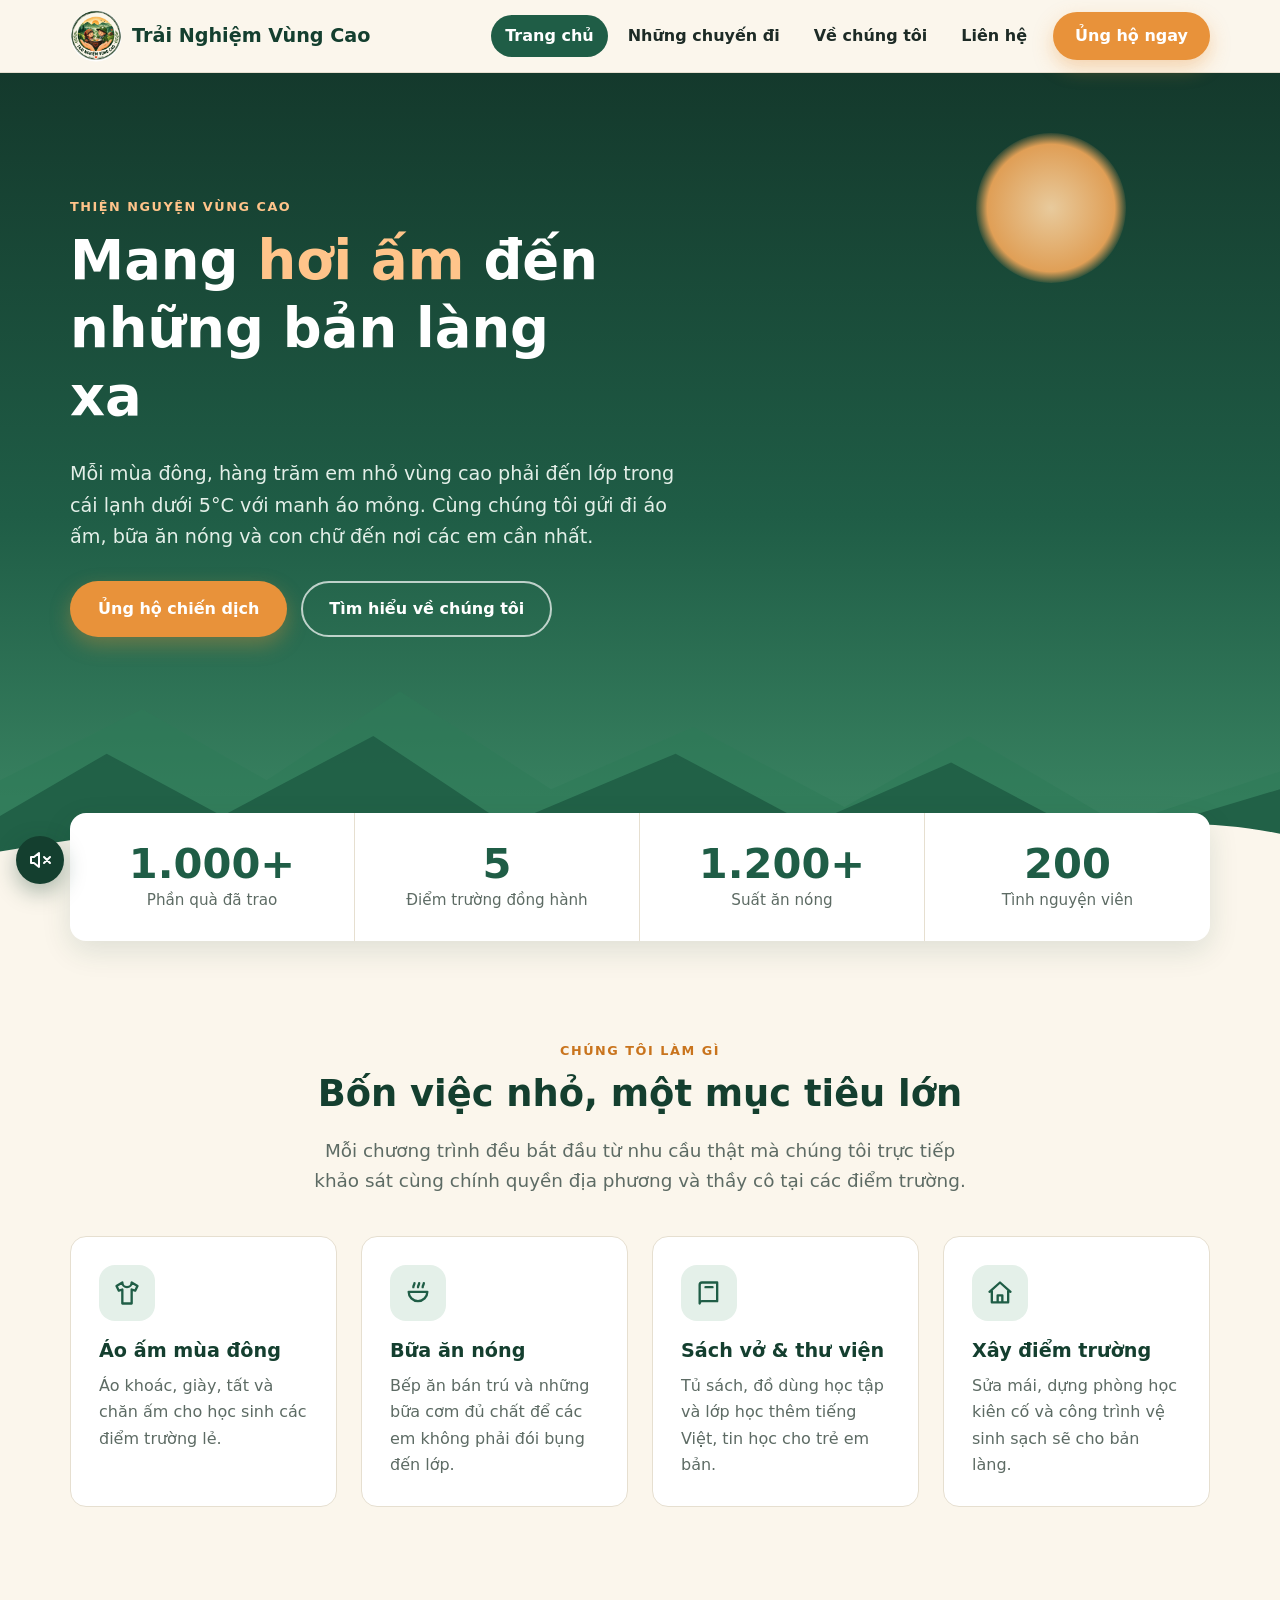
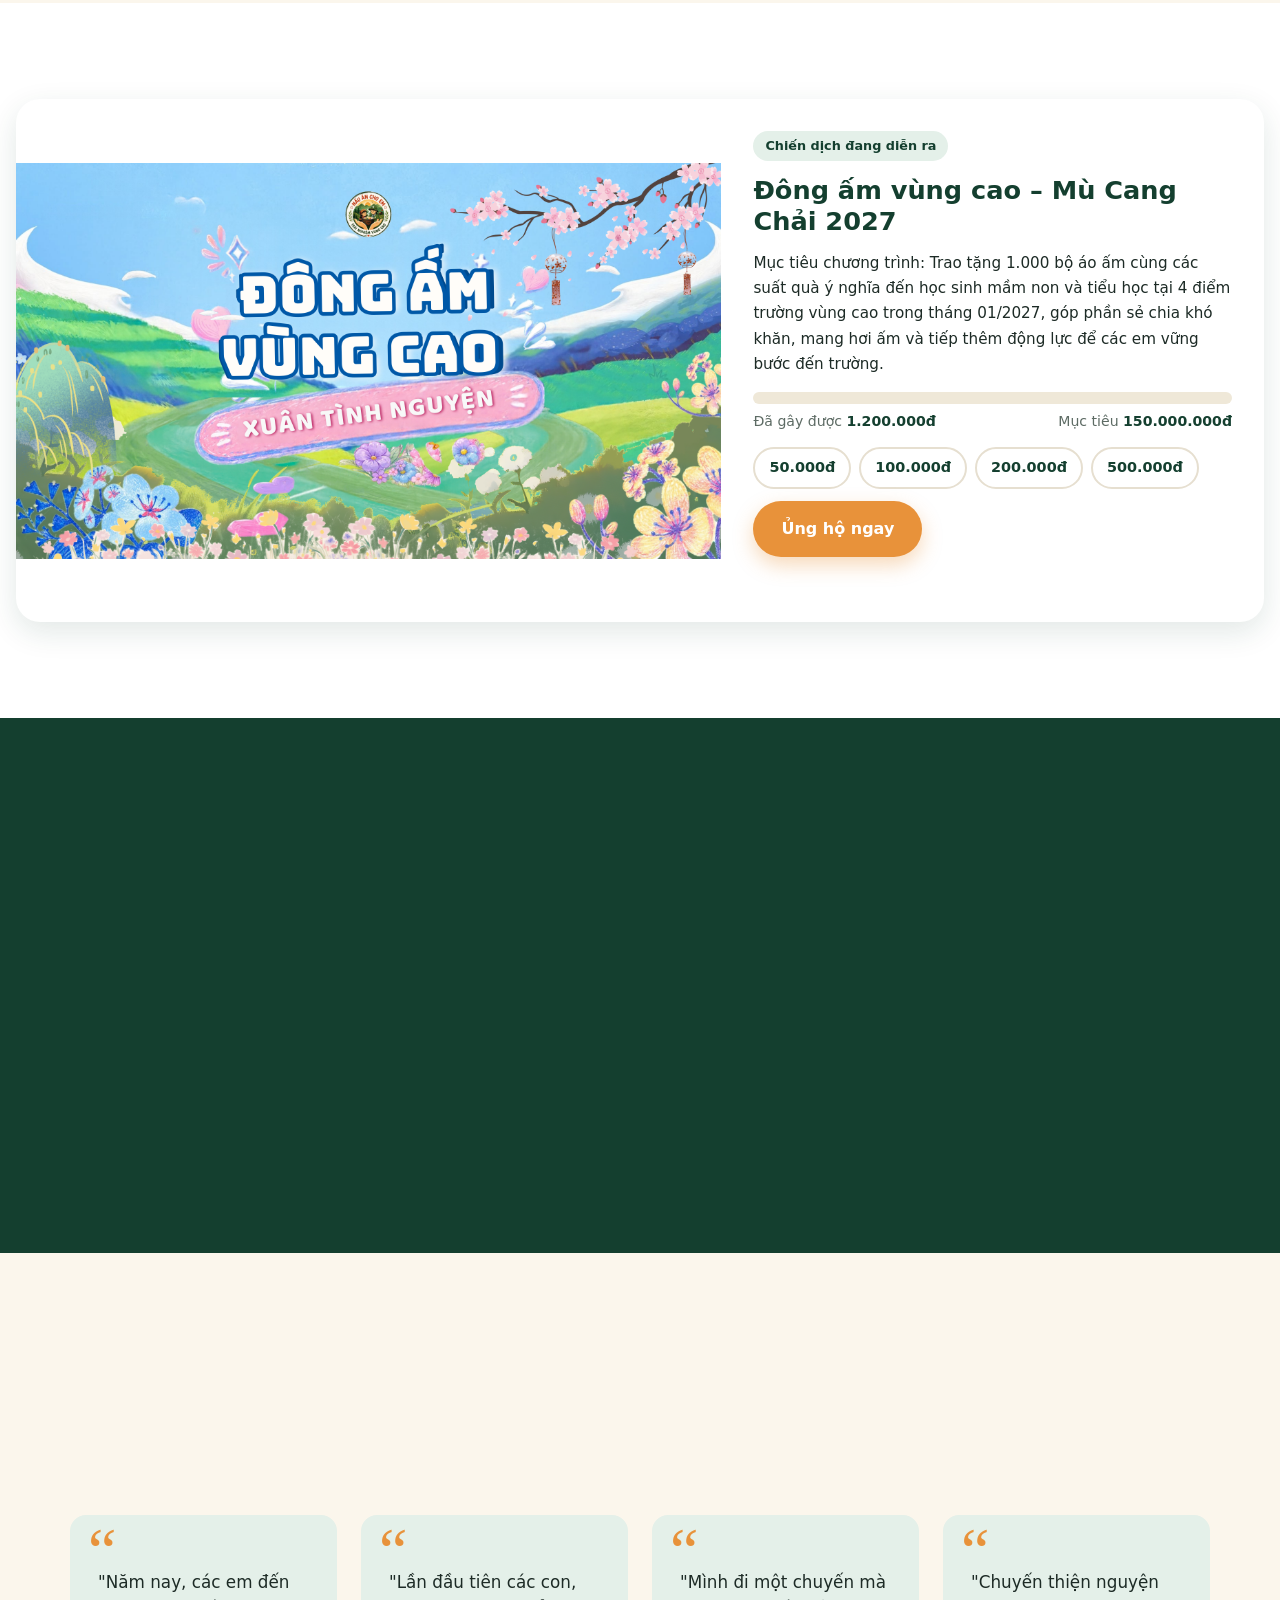
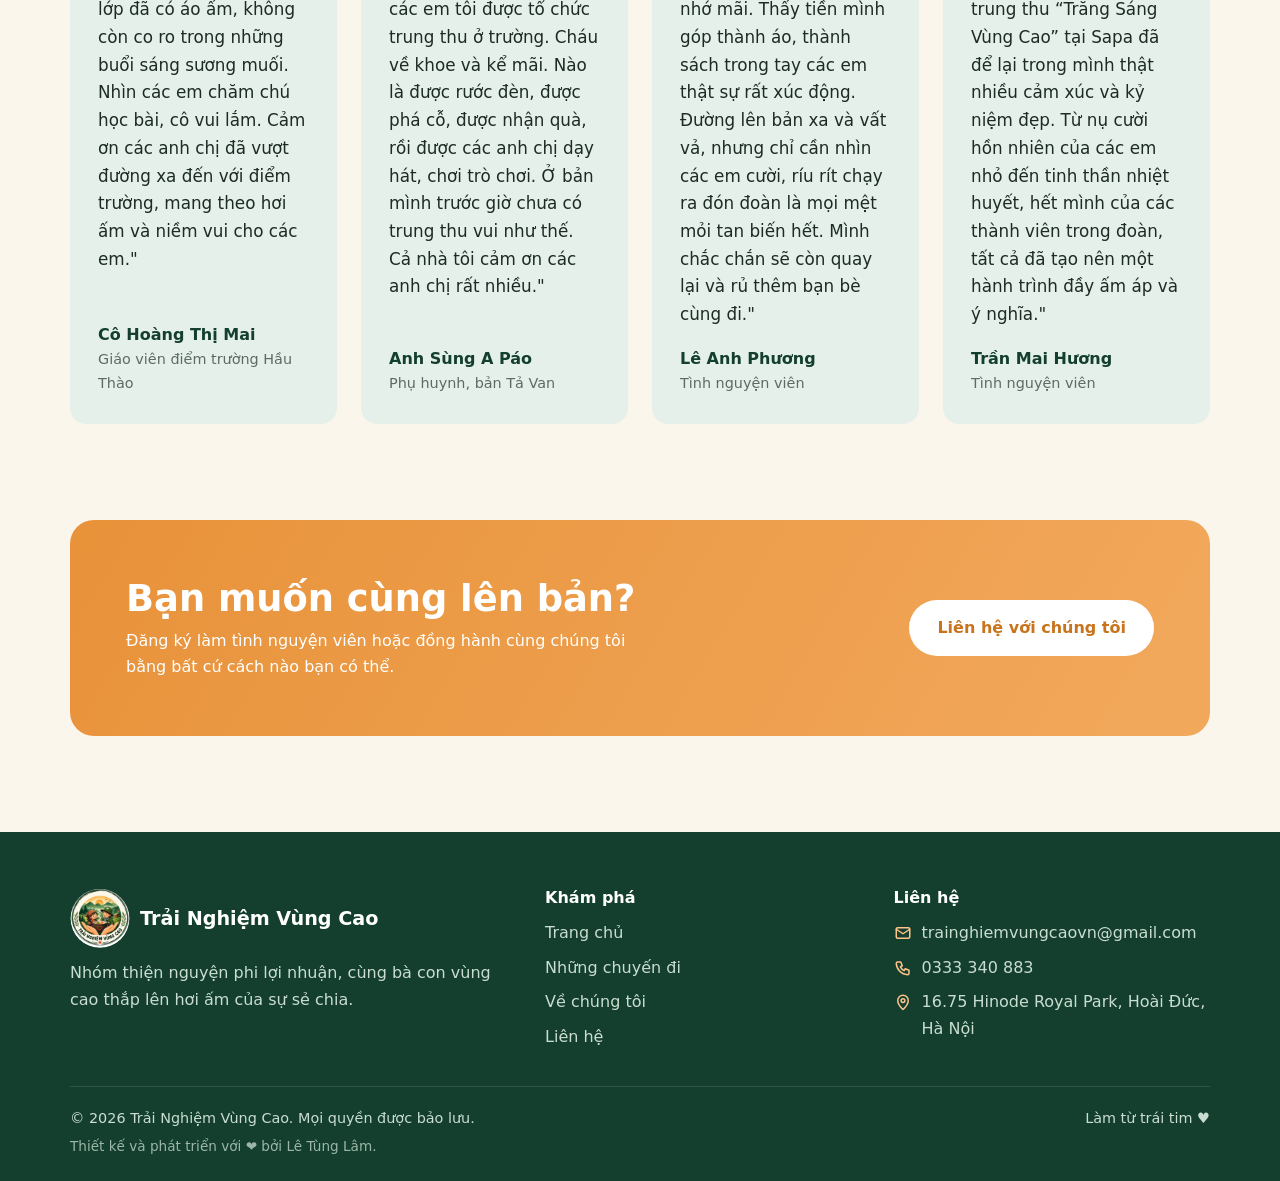
<file: index.html>
<!DOCTYPE html>
<html lang="vi">
<head>
  <meta charset="UTF-8">
  <meta name="viewport" content="width=device-width, initial-scale=1">
  <title>Trải Nghiệm Vùng Cao – Cùng chung tay mang mùa đông ấm đến bản làng</title>
  <meta name="description" content="Trải Nghiệm Vùng Cao là nhóm thiện nguyện đồng hành cùng trẻ em và bà con vùng cao: áo ấm, bữa ăn, sách vở và điểm trường mới.">
  <link rel="icon" type="image/jpeg" href="image/logo/1794140038859_7087115050327952533_g6362292188111464324_2d3cc2e5153b5b42fe2e75b8a5b62109.jpg">
  <link rel="stylesheet" href="assets/css/style.css">
</head>
<body>
  <a class="skip-link" href="#main">Bỏ qua điều hướng</a>

  <header class="site-header">
    <div class="container nav">
      <a class="brand" href="index.html" aria-label="Trải Nghiệm Vùng Cao - Trang chủ">
        <img class="brand-logo" src="image/logo/1794140038859_7087115050327952533_g6362292188111464324_2d3cc2e5153b5b42fe2e75b8a5b62109.jpg" alt="" width="52" height="52">
        Trải Nghiệm Vùng Cao
      </a>
      <button class="nav-toggle" aria-expanded="false" aria-controls="menu" aria-label="Mở menu"><span></span></button>
      <ul class="nav-links" id="menu">
        <li><a href="index.html" aria-current="page">Trang chủ</a></li>
        <li><a href="trips.html">Những chuyến đi</a></li>
        <li><a href="about.html">Về chúng tôi</a></li>
        <li><a href="contact.html">Liên hệ</a></li>
        <li><a class="btn btn--primary" href="contact.html#ung-ho">Ủng hộ ngay</a></li>
      </ul>
    </div>
  </header>

  <main id="main">
    <!-- HERO -->
    <section class="hero">
      <div class="hero-sun" aria-hidden="true"></div>
      <div class="container">
        <span class="eyebrow" style="color:#ffc48a">Thiện nguyện vùng cao</span>
        <h1>Mang <em>hơi ấm</em> đến những bản làng xa</h1>
        <p>Mỗi mùa đông, hàng trăm em nhỏ vùng cao phải đến lớp trong cái lạnh dưới 5°C với manh áo mỏng. Cùng chúng tôi gửi đi áo ấm, bữa ăn nóng và con chữ đến nơi các em cần nhất.</p>
        <div class="hero-actions">
          <a class="btn btn--primary" href="#chien-dich">Ủng hộ chiến dịch</a>
          <a class="btn btn--ghost" href="about.html">Tìm hiểu về chúng tôi</a>
        </div>
      </div>
      <svg class="hero-mountains" viewBox="0 0 1440 260" preserveAspectRatio="none" aria-hidden="true">
        <path fill="#2e7a58" opacity=".55" d="M0 150 160 70l140 80 150-100 170 110 160-70 170 90 140-80 170 100 180-60v220H0z"/>
        <path fill="#1d5a43" opacity=".8" d="M0 190 120 120l130 70 170-90 150 100 190-80 150 80 160-70 170 90 200-60v200H0z"/>
        <path fill="#fbf6ec" d="M0 230c180-30 320-50 520-30s380 40 560 20 260-30 360-10v50H0z"/>
      </svg>
    </section>

    <!-- STATS -->
    <section class="stats" aria-label="Số liệu nổi bật">
      <div class="container">
        <div class="stats-grid">
          <div class="stat"><strong data-count="1000" data-suffix="+">0</strong><span>Phần quà đã trao</span></div>
          <div class="stat"><strong data-count="5">0</strong><span>Điểm trường đồng hành</span></div>
          <div class="stat"><strong data-count="1200" data-suffix="+">0</strong><span>Suất ăn nóng</span></div>
          <div class="stat"><strong data-count="200">0</strong><span>Tình nguyện viên</span></div>
        </div>
      </div>
    </section>

    <!-- PROGRAMS -->
    <section class="section" id="hoat-dong">
      <div class="container">
        <div class="section-head center reveal">
          <span class="eyebrow">Chúng tôi làm gì</span>
          <h2>Bốn việc nhỏ, một mục tiêu lớn</h2>
          <p class="lead">Mỗi chương trình đều bắt đầu từ nhu cầu thật mà chúng tôi trực tiếp khảo sát cùng chính quyền địa phương và thầy cô tại các điểm trường.</p>
        </div>
        <div class="grid grid-4">
          <article class="card reveal">
            <div class="icon-badge"><svg viewBox="0 0 24 24" fill="none" stroke="currentColor" stroke-width="2" stroke-linecap="round" stroke-linejoin="round" aria-hidden="true"><path d="M8 3 3 6l2 4 3-1v12h8V9l3 1 2-4-5-3a4 4 0 0 1-8 0z"/></svg></div>
            <h3>Áo ấm mùa đông</h3>
            <p>Áo khoác, giày, tất và chăn ấm cho học sinh các điểm trường lẻ.</p>
          </article>
          <article class="card reveal">
            <div class="icon-badge"><svg viewBox="0 0 24 24" fill="none" stroke="currentColor" stroke-width="2" stroke-linecap="round" stroke-linejoin="round" aria-hidden="true"><path d="M4 11h16a8 8 0 0 1-16 0zM8 7c0-1.5 1-2 1-3.5M12 7c0-1.5 1-2 1-3.5M16 7c0-1.5 1-2 1-3.5"/></svg></div>
            <h3>Bữa ăn nóng</h3>
            <p>Bếp ăn bán trú và những bữa cơm đủ chất để các em không phải đói bụng đến lớp.</p>
          </article>
          <article class="card reveal">
            <div class="icon-badge"><svg viewBox="0 0 24 24" fill="none" stroke="currentColor" stroke-width="2" stroke-linecap="round" stroke-linejoin="round" aria-hidden="true"><path d="M4 5a2 2 0 0 1 2-2h13v16H6a2 2 0 0 0-2 2zM4 19V5M9 7h6"/></svg></div>
            <h3>Sách vở &amp; thư viện</h3>
            <p>Tủ sách, đồ dùng học tập và lớp học thêm tiếng Việt, tin học cho trẻ em bản.</p>
          </article>
          <article class="card reveal">
            <div class="icon-badge"><svg viewBox="0 0 24 24" fill="none" stroke="currentColor" stroke-width="2" stroke-linecap="round" stroke-linejoin="round" aria-hidden="true"><path d="M3 11 12 3l9 8M5 10v10h14V10M10 20v-6h4v6"/></svg></div>
            <h3>Xây điểm trường</h3>
            <p>Sửa mái, dựng phòng học kiên cố và công trình vệ sinh sạch sẽ cho bản làng.</p>
          </article>
        </div>
      </div>
    </section>

    <!-- CAMPAIGN -->
    <section class="section section--white" id="chien-dich">
      <div class="container">
        <div class="campaign reveal">
          <div class="campaign-visual">
            <img src="image/trip-4/XuanAm169.png" alt="Banner chiến dịch Đông ấm vùng cao – Xuân tình nguyện 2026" loading="lazy">
          </div>
          <div class="campaign-body">
            <span class="tag">Chiến dịch đang diễn ra</span>
            <h2>Đông ấm vùng cao – Mù Cang Chải 2027</h2>
            <p>Mục tiêu chương trình: Trao tặng 1.000 bộ áo ấm cùng các suất quà ý nghĩa đến học sinh mầm non và tiểu học tại 4 điểm trường vùng cao trong tháng 01/2027, góp phần sẻ chia khó khăn, mang hơi ấm và tiếp thêm động lực để các em vững bước đến trường.</p>
            <div class="progress" role="progressbar" aria-valuemin="0" aria-valuemax="100" aria-valuenow="68" aria-label="Tiến độ gây quỹ">
              <span data-percent="10"></span>
            </div>
            <div class="progress-meta">
              <span>Đã gây được <strong>1.200.000đ</strong></span>
              <span>Mục tiêu <strong>150.000.000đ</strong></span>
            </div>

            <div class="amounts" role="group" aria-label="Chọn mức ủng hộ">
              <button class="amount" type="button" aria-pressed="false" data-amount="50000" data-impact="50.000đ góp một phần quà nhỏ ấm áp cho các em vùng cao.">50.000đ</button>
              <button class="amount" type="button" aria-pressed="false" data-amount="100000" data-impact="100.000đ giúp một em nhỏ có đôi tất và găng tay ấm.">100.000đ</button>
              <button class="amount" type="button" aria-pressed="false" data-amount="200000" data-impact="200.000đ góp vào những bữa ăn nóng và quà tặng cho các em.">200.000đ</button>
              <button class="amount" type="button" aria-pressed="false" data-amount="500000" data-impact="500.000đ nuôi một tuần bữa ăn nóng cho cả nhóm 10 em.">500.000đ</button>
            </div>
            <a class="btn btn--primary" id="donate-btn" href="contact.html#ung-ho">Ủng hộ ngay</a>
            <p class="donate-note" id="donate-note" aria-live="polite"></p>
          </div>
        </div>
      </div>
    </section>

    <!-- STEPS -->
    <section class="section section--green">
      <div class="container">
        <div class="section-head reveal">
          <span class="eyebrow">Hành trình mỗi chuyến đi</span>
          <h2>Đồng hành minh bạch từ A đến Z</h2>
        </div>
        <div class="steps">
          <div class="step reveal"><h3>Khảo sát</h3><p>Đội ngũ lên bản, làm việc với thầy cô để biết chính xác nhu cầu.</p></div>
          <div class="step reveal"><h3>Gây quỹ</h3><p>Công khai mục tiêu, danh sách vật phẩm và số tiền cần thiết.</p></div>
          <div class="step reveal"><h3>Lên đường</h3><p>Tình nguyện viên mang quà đến tận nơi, trực tiếp trao cho từng em.</p></div>
          <div class="step reveal"><h3>Báo cáo</h3><p>Sao kê và hình ảnh được cập nhật để mọi người cùng theo dõi.</p></div>
        </div>
      </div>
    </section>

    <!-- TESTIMONIALS -->
    <section class="section">
      <div class="container">
        <div class="section-head center reveal">
          <span class="eyebrow">Lời từ bản làng</span>
          <h2>Những điều nhỏ bé làm nên khác biệt</h2>
        </div>
        <div class="grid grid-4">
          <figure class="quote reveal" style="margin:0">
            <p>"Năm nay, các em đến lớp đã có áo ấm, không còn co ro trong những buổi sáng sương muối. Nhìn các em chăm chú học bài, cô vui lắm. Cảm ơn các anh chị đã vượt đường xa đến với điểm trường, mang theo hơi ấm và niềm vui cho các em."</p>
            <footer>Cô Hoàng Thị Mai<span>Giáo viên điểm trường Hầu Thào</span></footer>
          </figure>
          <figure class="quote reveal" style="margin:0">
            <p>"Lần đầu tiên các con, các em tôi được tổ chức trung thu ở trường. Cháu về khoe và kể mãi. Nào là được rước đèn, được phá cỗ, được nhận quà, rồi được các anh chị dạy hát, chơi trò chơi. Ở bản mình trước giờ chưa có trung thu vui như thế. Cả nhà tôi cảm ơn các anh chị rất nhiều."</p>
            <footer>Anh Sùng A Páo<span>Phụ huynh, bản Tả Van</span></footer>
          </figure>
          <figure class="quote reveal" style="margin:0">
            <p>"Mình đi một chuyến mà nhớ mãi. Thấy tiền mình góp thành áo, thành sách trong tay các em thật sự rất xúc động. Đường lên bản xa và vất vả, nhưng chỉ cần nhìn các em cười, ríu rít chạy ra đón đoàn là mọi mệt mỏi tan biến hết. Mình chắc chắn sẽ còn quay lại và rủ thêm bạn bè cùng đi."</p>
            <footer>Lê Anh Phương<span>Tình nguyện viên</span></footer>
          </figure>
          <figure class="quote reveal" style="margin:0">
            <p>"Chuyến thiện nguyện trung thu “Trăng Sáng Vùng Cao” tại Sapa đã để lại trong mình thật nhiều cảm xúc và kỷ niệm đẹp. Từ nụ cười hồn nhiên của các em nhỏ đến tinh thần nhiệt huyết, hết mình của các thành viên trong đoàn, tất cả đã tạo nên một hành trình đầy ấm áp và ý nghĩa."</p>
            <footer>Trần Mai Hương<span>Tình nguyện viên</span></footer>
          </figure>
        </div>
      </div>
    </section>

    <!-- CTA -->
    <section class="section" style="padding-top:0">
      <div class="container">
        <div class="cta-band reveal">
          <div>
            <h2>Bạn muốn cùng lên bản?</h2>
            <p>Đăng ký làm tình nguyện viên hoặc đồng hành cùng chúng tôi bằng bất cứ cách nào bạn có thể.</p>
          </div>
          <a class="btn" href="contact.html">Liên hệ với chúng tôi</a>
        </div>
      </div>
    </section>
  </main>

  <footer class="site-footer">
    <div class="container">
      <div class="footer-grid">
        <div>
          <a class="brand" href="index.html">
            <img class="brand-logo" src="image/logo/1794140038859_7087115050327952533_g6362292188111464324_2d3cc2e5153b5b42fe2e75b8a5b62109.jpg" alt="" width="52" height="52">
            Trải Nghiệm Vùng Cao
          </a>
          <p>Nhóm thiện nguyện phi lợi nhuận, cùng bà con vùng cao thắp lên hơi ấm của sự sẻ chia.</p>
        </div>
        <div>
          <h4>Khám phá</h4>
          <ul>
            <li><a href="index.html">Trang chủ</a></li>
            <li><a href="trips.html">Những chuyến đi</a></li>
            <li><a href="about.html">Về chúng tôi</a></li>
            <li><a href="contact.html">Liên hệ</a></li>
          </ul>
        </div>
        <div>
          <h4>Liên hệ</h4>
          <ul class="footer-contact">
            <li><svg viewBox="0 0 24 24" fill="none" stroke="currentColor" stroke-width="2" stroke-linecap="round" stroke-linejoin="round" aria-hidden="true"><rect x="3" y="5" width="18" height="14" rx="2"/><path d="m3 7 9 6 9-6"/></svg><a href="mailto:trainghiemvungcaovn@gmail.com">trainghiemvungcaovn@gmail.com</a></li>
            <li><svg viewBox="0 0 24 24" fill="none" stroke="currentColor" stroke-width="2" stroke-linecap="round" stroke-linejoin="round" aria-hidden="true"><path d="M5 4h4l2 5-2.5 1.5a11 11 0 0 0 5 5L15 13l5 2v4a2 2 0 0 1-2 2A16 16 0 0 1 3 6a2 2 0 0 1 2-2z"/></svg><a href="tel:0333340883">0333 340 883</a></li>
            <li><svg viewBox="0 0 24 24" fill="none" stroke="currentColor" stroke-width="2" stroke-linecap="round" stroke-linejoin="round" aria-hidden="true"><path d="M12 22s7-6.5 7-12a7 7 0 0 0-14 0c0 5.5 7 12 7 12z"/><circle cx="12" cy="10" r="2.5"/></svg><a href="https://maps.app.goo.gl/CJ9iEhWhTzTRscjK6" target="_blank" rel="noopener noreferrer">16.75 Hinode Royal Park, Hoài Đức, Hà Nội</a></li>
          </ul>
        </div>
      </div>
      <div class="footer-bottom">
        <div class="footer-copy">
          <span>© <span id="year">2026</span> Trải Nghiệm Vùng Cao. Mọi quyền được bảo lưu.</span>
          <span class="footer-credit">Thiết kế và phát triển với ❤️ bởi Lê Tùng Lâm.</span>
        </div>
        <span>Làm từ trái tim ♥</span>
      </div>
    </div>
  </footer>

  <script src="assets/js/main.js"></script>
  <script src="assets/js/music.js"></script>
</body>
</html>
</file>
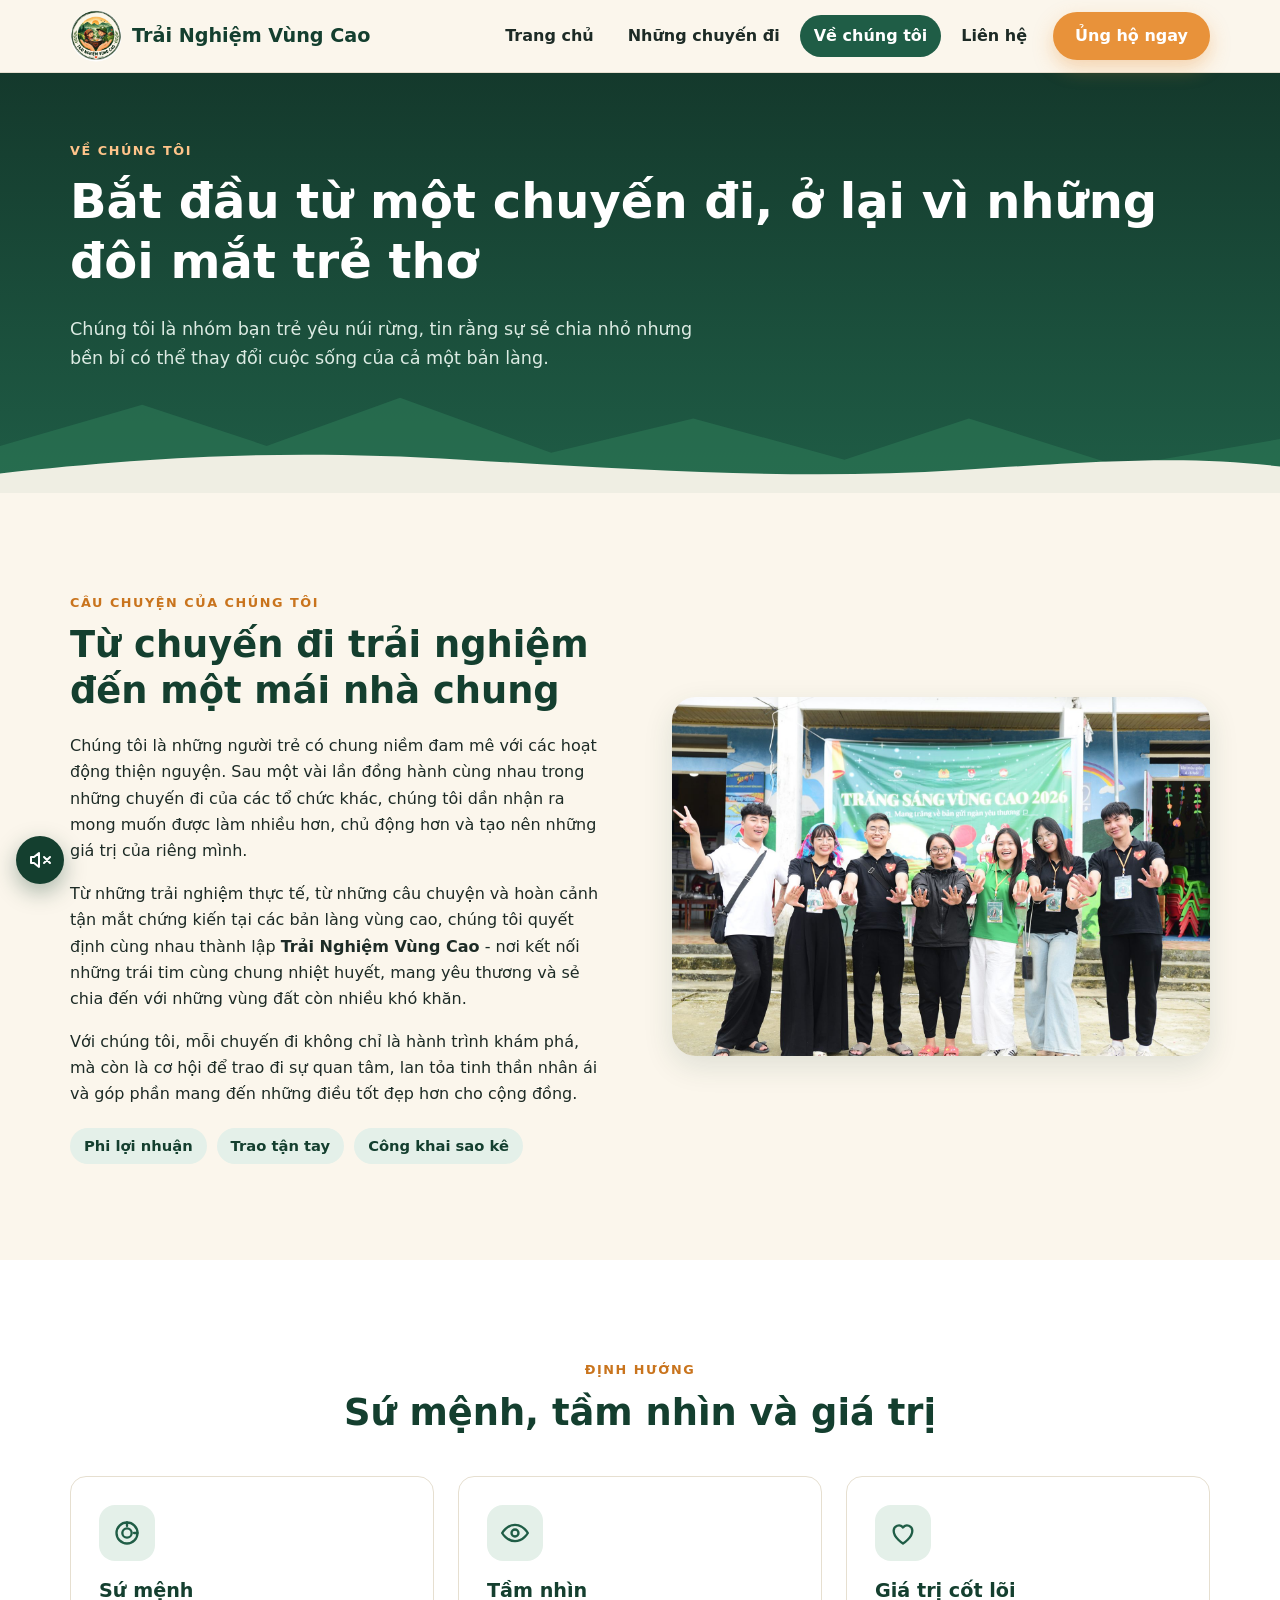
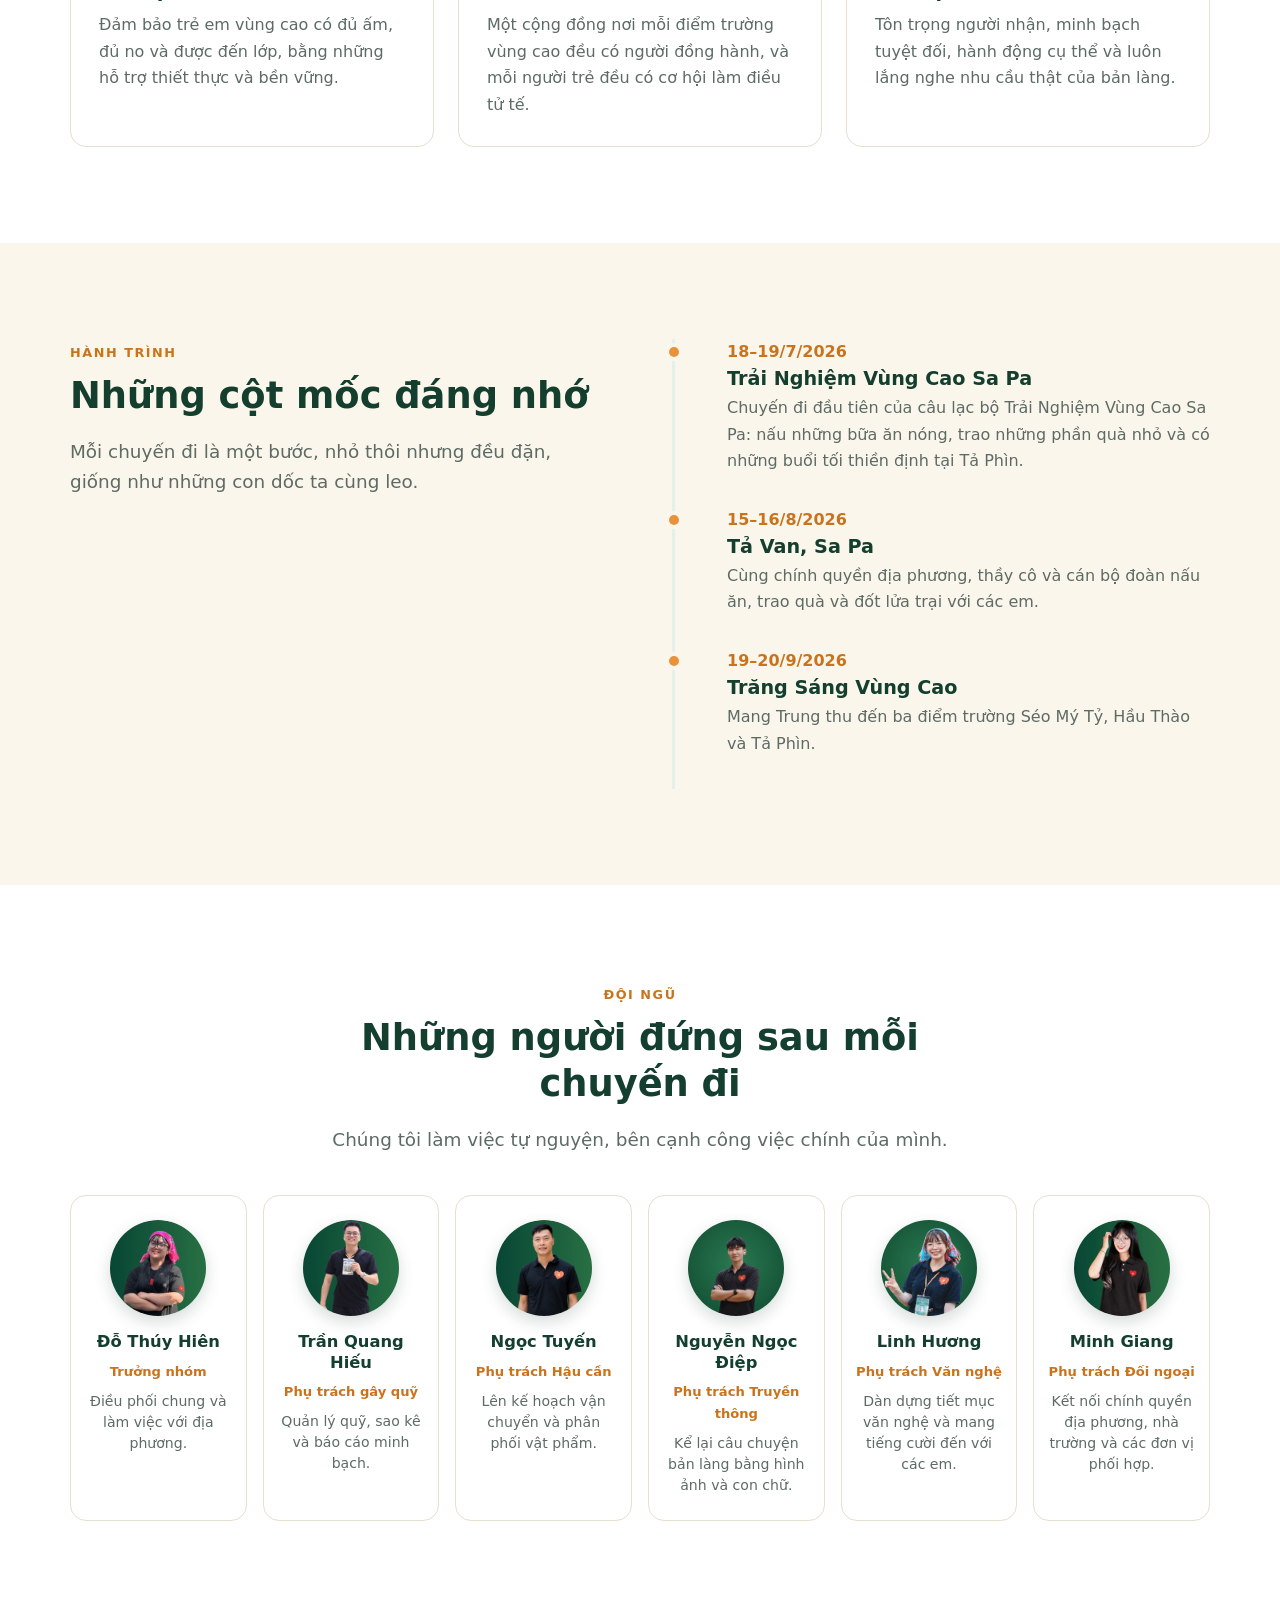
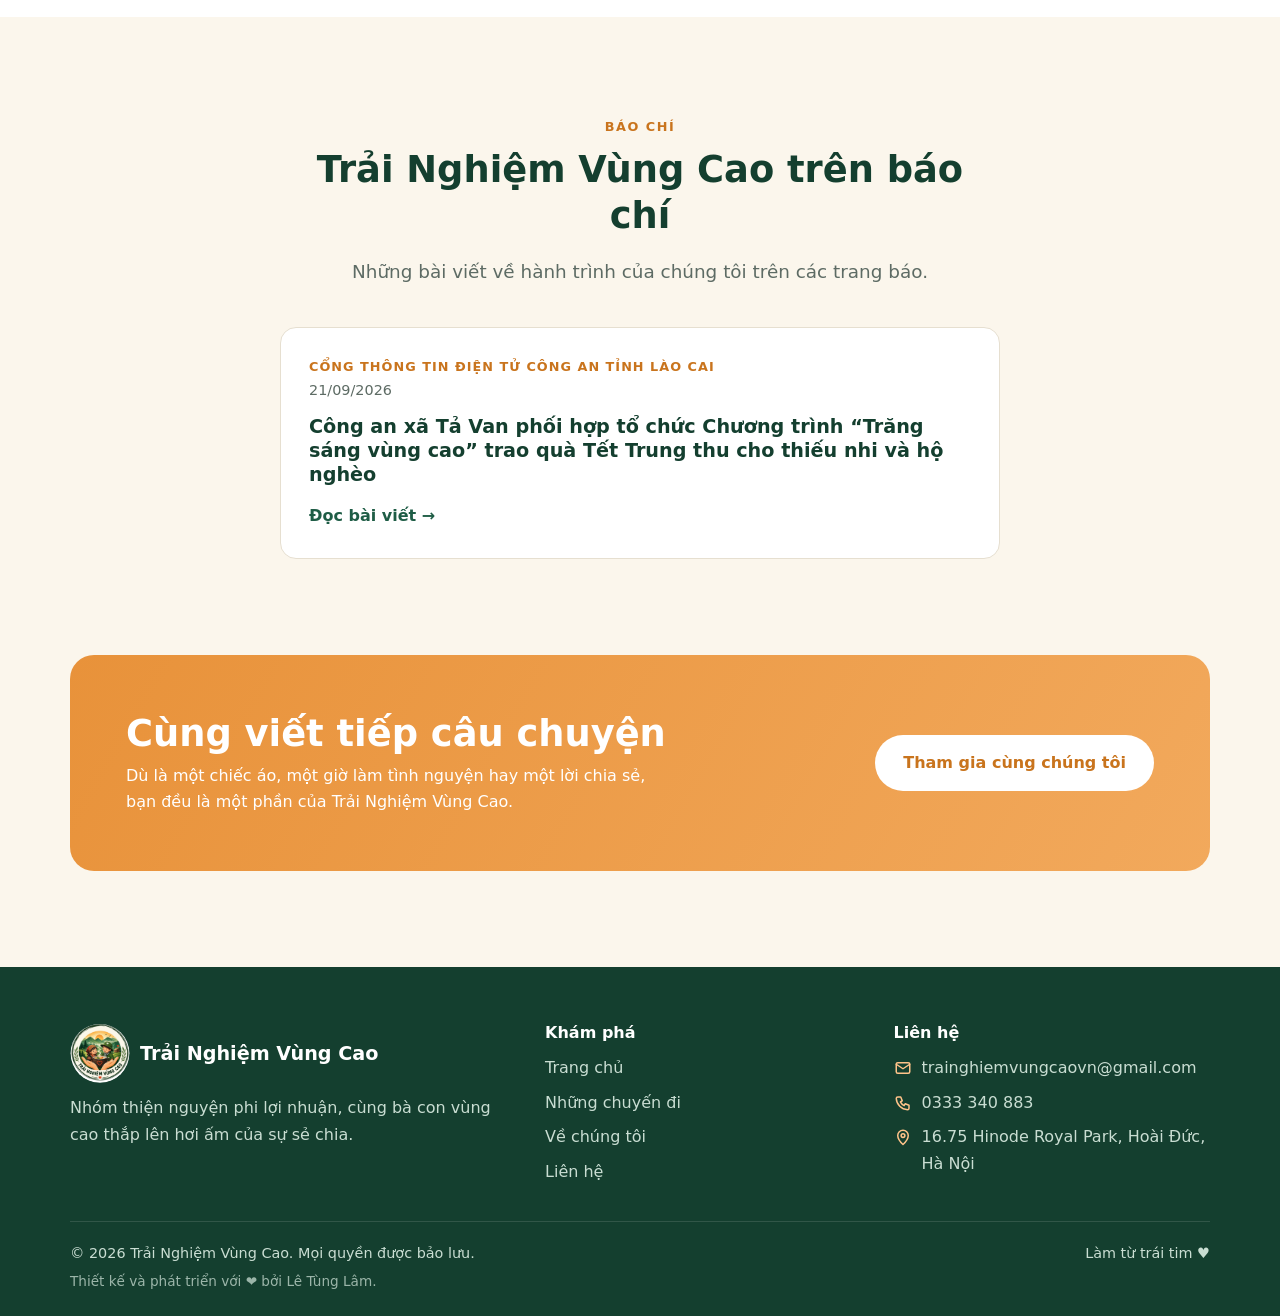
<file: about.html>
<!DOCTYPE html>
<html lang="vi">
<head>
  <meta charset="UTF-8">
  <meta name="viewport" content="width=device-width, initial-scale=1">
  <title>Về chúng tôi – Trải Nghiệm Vùng Cao</title>
  <meta name="description" content="Câu chuyện, sứ mệnh, giá trị và đội ngũ của nhóm thiện nguyện Trải Nghiệm Vùng Cao.">
  <link rel="icon" type="image/jpeg" href="image/logo/1794140038859_7087115050327952533_g6362292188111464324_2d3cc2e5153b5b42fe2e75b8a5b62109.jpg">
  <link rel="stylesheet" href="assets/css/style.css">
</head>
<body>
  <a class="skip-link" href="#main">Bỏ qua điều hướng</a>

  <header class="site-header">
    <div class="container nav">
      <a class="brand" href="index.html" aria-label="Trải Nghiệm Vùng Cao - Trang chủ">
        <img class="brand-logo" src="image/logo/1794140038859_7087115050327952533_g6362292188111464324_2d3cc2e5153b5b42fe2e75b8a5b62109.jpg" alt="" width="52" height="52">
        Trải Nghiệm Vùng Cao
      </a>
      <button class="nav-toggle" aria-expanded="false" aria-controls="menu" aria-label="Mở menu"><span></span></button>
      <ul class="nav-links" id="menu">
        <li><a href="index.html">Trang chủ</a></li>
        <li><a href="trips.html">Những chuyến đi</a></li>
        <li><a href="about.html" aria-current="page">Về chúng tôi</a></li>
        <li><a href="contact.html">Liên hệ</a></li>
        <li><a class="btn btn--primary" href="contact.html#ung-ho">Ủng hộ ngay</a></li>
      </ul>
    </div>
  </header>

  <main id="main">
    <section class="page-hero">
      <div class="container">
        <span class="eyebrow" style="color:#ffc48a">Về chúng tôi</span>
        <h1>Bắt đầu từ một chuyến đi, ở lại vì những đôi mắt trẻ thơ</h1>
        <p>Chúng tôi là nhóm bạn trẻ yêu núi rừng, tin rằng sự sẻ chia nhỏ nhưng bền bỉ có thể thay đổi cuộc sống của cả một bản làng.</p>
      </div>
      <svg class="hero-mountains" viewBox="0 0 1440 160" preserveAspectRatio="none" aria-hidden="true" style="height:110px">
        <path fill="#2e7a58" opacity=".6" d="M0 90 160 30l140 60 150-70 170 80 160-50 170 60 140-60 170 70 180-40v120H0z"/>
        <path fill="#fbf6ec" d="M0 130c180-25 320-35 520-20s380 30 560 15 260-20 360-5v40H0z"/>
      </svg>
    </section>

    <!-- STORY -->
    <section class="section">
      <div class="container split">
        <div class="reveal">
          <span class="eyebrow">Câu chuyện của chúng tôi</span>
          <h2>Từ chuyến đi trải nghiệm đến một mái nhà chung</h2>
          <p>Chúng tôi là những người trẻ có chung niềm đam mê với các hoạt động thiện nguyện. Sau một vài lần đồng hành cùng nhau trong những chuyến đi của các tổ chức khác, chúng tôi dần nhận ra mong muốn được làm nhiều hơn, chủ động hơn và tạo nên những giá trị của riêng mình.</p>
          <p>Từ những trải nghiệm thực tế, từ những câu chuyện và hoàn cảnh tận mắt chứng kiến tại các bản làng vùng cao, chúng tôi quyết định cùng nhau thành lập <strong>Trải Nghiệm Vùng Cao</strong> - nơi kết nối những trái tim cùng chung nhiệt huyết, mang yêu thương và sẻ chia đến với những vùng đất còn nhiều khó khăn.</p>
          <p>Với chúng tôi, mỗi chuyến đi không chỉ là hành trình khám phá, mà còn là cơ hội để trao đi sự quan tâm, lan tỏa tinh thần nhân ái và góp phần mang đến những điều tốt đẹp hơn cho cộng đồng.</p>
          <ul class="pill-list">
            <li>Phi lợi nhuận</li>
            <li>Trao tận tay</li>
            <li>Công khai sao kê</li>
          </ul>
        </div>
        <div class="illustration illustration--photo reveal">
          <img src="image/team/YSK_2322-web.jpg" alt="Các thành viên Trải Nghiệm Vùng Cao cùng giơ tay trước sân trường trong chương trình Trăng Sáng Vùng Cao 2026" width="1600" height="1068" loading="lazy">
        </div>
      </div>
    </section>

    <!-- MISSION -->
    <section class="section section--white">
      <div class="container">
        <div class="section-head center reveal">
          <span class="eyebrow">Định hướng</span>
          <h2>Sứ mệnh, tầm nhìn và giá trị</h2>
        </div>
        <div class="grid grid-3">
          <article class="card reveal">
            <div class="icon-badge"><svg viewBox="0 0 24 24" fill="none" stroke="currentColor" stroke-width="2" stroke-linecap="round" stroke-linejoin="round" aria-hidden="true"><circle cx="12" cy="12" r="9"/><circle cx="12" cy="12" r="4"/><path d="M12 3v3M21 12h-3"/></svg></div>
            <h3>Sứ mệnh</h3>
            <p>Đảm bảo trẻ em vùng cao có đủ ấm, đủ no và được đến lớp, bằng những hỗ trợ thiết thực và bền vững.</p>
          </article>
          <article class="card reveal">
            <div class="icon-badge"><svg viewBox="0 0 24 24" fill="none" stroke="currentColor" stroke-width="2" stroke-linecap="round" stroke-linejoin="round" aria-hidden="true"><path d="M1 12s4-7 11-7 11 7 11 7-4 7-11 7S1 12 1 12z"/><circle cx="12" cy="12" r="3"/></svg></div>
            <h3>Tầm nhìn</h3>
            <p>Một cộng đồng nơi mỗi điểm trường vùng cao đều có người đồng hành, và mỗi người trẻ đều có cơ hội làm điều tử tế.</p>
          </article>
          <article class="card reveal">
            <div class="icon-badge"><svg viewBox="0 0 24 24" fill="none" stroke="currentColor" stroke-width="2" stroke-linecap="round" stroke-linejoin="round" aria-hidden="true"><path d="M12 21s-8-5-8-11a4.5 4.5 0 0 1 8-2.8A4.5 4.5 0 0 1 20 10c0 6-8 11-8 11z"/></svg></div>
            <h3>Giá trị cốt lõi</h3>
            <p>Tôn trọng người nhận, minh bạch tuyệt đối, hành động cụ thể và luôn lắng nghe nhu cầu thật của bản làng.</p>
          </article>
        </div>
      </div>
    </section>

    <!-- TIMELINE -->
    <section class="section">
      <div class="container split" style="align-items:start">
        <div class="section-head reveal" style="margin-bottom:0">
          <span class="eyebrow">Hành trình</span>
          <h2>Những cột mốc đáng nhớ</h2>
          <p class="lead">Mỗi chuyến đi là một bước, nhỏ thôi nhưng đều đặn, giống như những con dốc ta cùng leo.</p>
        </div>
        <ol class="timeline reveal">
          <li><time>18–19/7/2026</time><h3>Trải Nghiệm Vùng Cao Sa Pa</h3><p>Chuyến đi đầu tiên của câu lạc bộ Trải Nghiệm Vùng Cao Sa Pa: nấu những bữa ăn nóng, trao những phần quà nhỏ và có những buổi tối thiền định tại Tả Phìn.</p></li>
          <li><time>15–16/8/2026</time><h3>Tả Van, Sa Pa</h3><p>Cùng chính quyền địa phương, thầy cô và cán bộ đoàn nấu ăn, trao quà và đốt lửa trại với các em.</p></li>
          <li><time>19–20/9/2026</time><h3>Trăng Sáng Vùng Cao</h3><p>Mang Trung thu đến ba điểm trường Séo Mý Tỷ, Hầu Thào và Tả Phìn.</p></li>
        </ol>
      </div>
    </section>

    <!-- TEAM -->
    <section class="section section--white">
      <div class="container">
        <div class="section-head center reveal">
          <span class="eyebrow">Đội ngũ</span>
          <h2>Những người đứng sau mỗi chuyến đi</h2>
          <p class="lead">Chúng tôi làm việc tự nguyện, bên cạnh công việc chính của mình.</p>
        </div>
        <div class="team-grid">
          <article class="card team-card reveal">
            <img class="avatar avatar-photo" src="image/team/avatars/hien.jpg" alt="Đỗ Thúy Hiên" width="112" height="112" loading="lazy">
            <h3>Đỗ Thúy Hiên</h3><div class="role">Trưởng nhóm</div>
            <p>Điều phối chung và làm việc với địa phương.</p>
          </article>
          <article class="card team-card reveal">
            <img class="avatar avatar-photo" src="image/team/avatars/hieu.jpg" alt="Trần Quang Hiếu" width="112" height="112" loading="lazy">
            <h3>Trần Quang Hiếu</h3><div class="role">Phụ trách gây quỹ</div>
            <p>Quản lý quỹ, sao kê và báo cáo minh bạch.</p>
          </article>
          <article class="card team-card reveal">
            <img class="avatar avatar-photo" src="image/team/avatars/tuyen.jpg" alt="Nguyễn Ngọc Tuyến" width="112" height="112" loading="lazy">
            <h3>Ngọc Tuyến</h3><div class="role">Phụ trách Hậu cần</div>
            <p>Lên kế hoạch vận chuyển và phân phối vật phẩm.</p>
          </article>
          <article class="card team-card reveal">
            <img class="avatar avatar-photo" src="image/team/avatars/diep.jpg" alt="Nguyễn Ngọc Điệp" width="112" height="112" loading="lazy">
            <h3>Nguyễn Ngọc Điệp</h3><div class="role">Phụ trách Truyền thông</div>
            <p>Kể lại câu chuyện bản làng bằng hình ảnh và con chữ.</p>
          </article>
          <article class="card team-card reveal">
            <img class="avatar avatar-photo" src="image/team/avatars/huong.jpg" alt="Linh Hương" width="112" height="112" loading="lazy">
            <h3>Linh Hương</h3><div class="role">Phụ trách Văn nghệ</div>
            <p>Dàn dựng tiết mục văn nghệ và mang tiếng cười đến với các em.</p>
          </article>
          <article class="card team-card reveal">
            <img class="avatar avatar-photo" src="image/team/avatars/giang.jpg" alt="Minh Giang" width="112" height="112" loading="lazy">
            <h3>Minh Giang</h3><div class="role">Phụ trách Đối ngoại</div>
            <p>Kết nối chính quyền địa phương, nhà trường và các đơn vị phối hợp.</p>
          </article>
        </div>
      </div>
    </section>

    <!-- PRESS -->
    <!--
      CÁCH THÊM BÀI BÁO: copy nguyên một khối <article class="card press-card reveal">...</article> bên dưới,
      rồi sửa: tên báo, ngày đăng (có thể bỏ dòng <time>), tiêu đề bài viết, và đường link trong href.
      Muốn xóa bài nào thì xóa cả khối <article> của bài đó.
      Khi có từ 2 bài trở lên, đổi class "grid" và bỏ style bên dưới thành "grid grid-2" (hoặc "grid grid-3").
    -->
    <section class="section" style="padding-bottom:0">
      <div class="container">
        <div class="section-head center reveal">
          <span class="eyebrow">Báo chí</span>
          <h2>Trải Nghiệm Vùng Cao trên báo chí</h2>
          <p class="lead">Những bài viết về hành trình của chúng tôi trên các trang báo.</p>
        </div>
        <div class="grid" style="max-width:720px;margin-inline:auto">
          <article class="card press-card reveal">
            <div class="press-source">Cổng thông tin điện tử Công an tỉnh Lào Cai</div>
            <time class="press-date" datetime="2026-09-21">21/09/2026</time>
            <h3>Công an xã Tả Van phối hợp tổ chức Chương trình “Trăng sáng vùng cao” trao quà Tết Trung thu cho thiếu nhi và hộ nghèo</h3>
            <a class="press-link" href="https://congan.laocai.gov.vn/nghia-tinh-nguoi-chien-si/cong-an-xa-ta-van-phoi-hop-to-chuc-chuong-trinh-trang-sang-vung-cao-trao-qua-tet-trung-thu-cho-t-1615778" target="_blank" rel="noopener noreferrer">Đọc bài viết →</a>
          </article>
        </div>
      </div>
    </section>

    <!-- TRANSPARENCY + CTA -->
    <section class="section">
      <div class="container">
        <div class="cta-band reveal">
          <div>
            <h2>Cùng viết tiếp câu chuyện</h2>
            <p>Dù là một chiếc áo, một giờ làm tình nguyện hay một lời chia sẻ, bạn đều là một phần của Trải Nghiệm Vùng Cao.</p>
          </div>
          <a class="btn" href="contact.html">Tham gia cùng chúng tôi</a>
        </div>
      </div>
    </section>
  </main>

  <footer class="site-footer">
    <div class="container">
      <div class="footer-grid">
        <div>
          <a class="brand" href="index.html">
            <img class="brand-logo" src="image/logo/1794140038859_7087115050327952533_g6362292188111464324_2d3cc2e5153b5b42fe2e75b8a5b62109.jpg" alt="" width="52" height="52">
            Trải Nghiệm Vùng Cao
          </a>
          <p>Nhóm thiện nguyện phi lợi nhuận, cùng bà con vùng cao thắp lên hơi ấm của sự sẻ chia.</p>
        </div>
        <div>
          <h4>Khám phá</h4>
          <ul>
            <li><a href="index.html">Trang chủ</a></li>
            <li><a href="trips.html">Những chuyến đi</a></li>
            <li><a href="about.html">Về chúng tôi</a></li>
            <li><a href="contact.html">Liên hệ</a></li>
          </ul>
        </div>
        <div>
          <h4>Liên hệ</h4>
          <ul class="footer-contact">
            <li><svg viewBox="0 0 24 24" fill="none" stroke="currentColor" stroke-width="2" stroke-linecap="round" stroke-linejoin="round" aria-hidden="true"><rect x="3" y="5" width="18" height="14" rx="2"/><path d="m3 7 9 6 9-6"/></svg><a href="mailto:trainghiemvungcaovn@gmail.com">trainghiemvungcaovn@gmail.com</a></li>
            <li><svg viewBox="0 0 24 24" fill="none" stroke="currentColor" stroke-width="2" stroke-linecap="round" stroke-linejoin="round" aria-hidden="true"><path d="M5 4h4l2 5-2.5 1.5a11 11 0 0 0 5 5L15 13l5 2v4a2 2 0 0 1-2 2A16 16 0 0 1 3 6a2 2 0 0 1 2-2z"/></svg><a href="tel:0333340883">0333 340 883</a></li>
            <li><svg viewBox="0 0 24 24" fill="none" stroke="currentColor" stroke-width="2" stroke-linecap="round" stroke-linejoin="round" aria-hidden="true"><path d="M12 22s7-6.5 7-12a7 7 0 0 0-14 0c0 5.5 7 12 7 12z"/><circle cx="12" cy="10" r="2.5"/></svg><a href="https://maps.app.goo.gl/CJ9iEhWhTzTRscjK6" target="_blank" rel="noopener noreferrer">16.75 Hinode Royal Park, Hoài Đức, Hà Nội</a></li>
          </ul>
        </div>
      </div>
      <div class="footer-bottom">
        <div class="footer-copy">
          <span>© <span id="year">2026</span> Trải Nghiệm Vùng Cao. Mọi quyền được bảo lưu.</span>
          <span class="footer-credit">Thiết kế và phát triển với ❤️ bởi Lê Tùng Lâm.</span>
        </div>
        <span>Làm từ trái tim ♥</span>
      </div>
    </div>
  </footer>

  <script src="assets/js/main.js"></script>
  <script src="assets/js/music.js"></script>
</body>
</html>
</file>
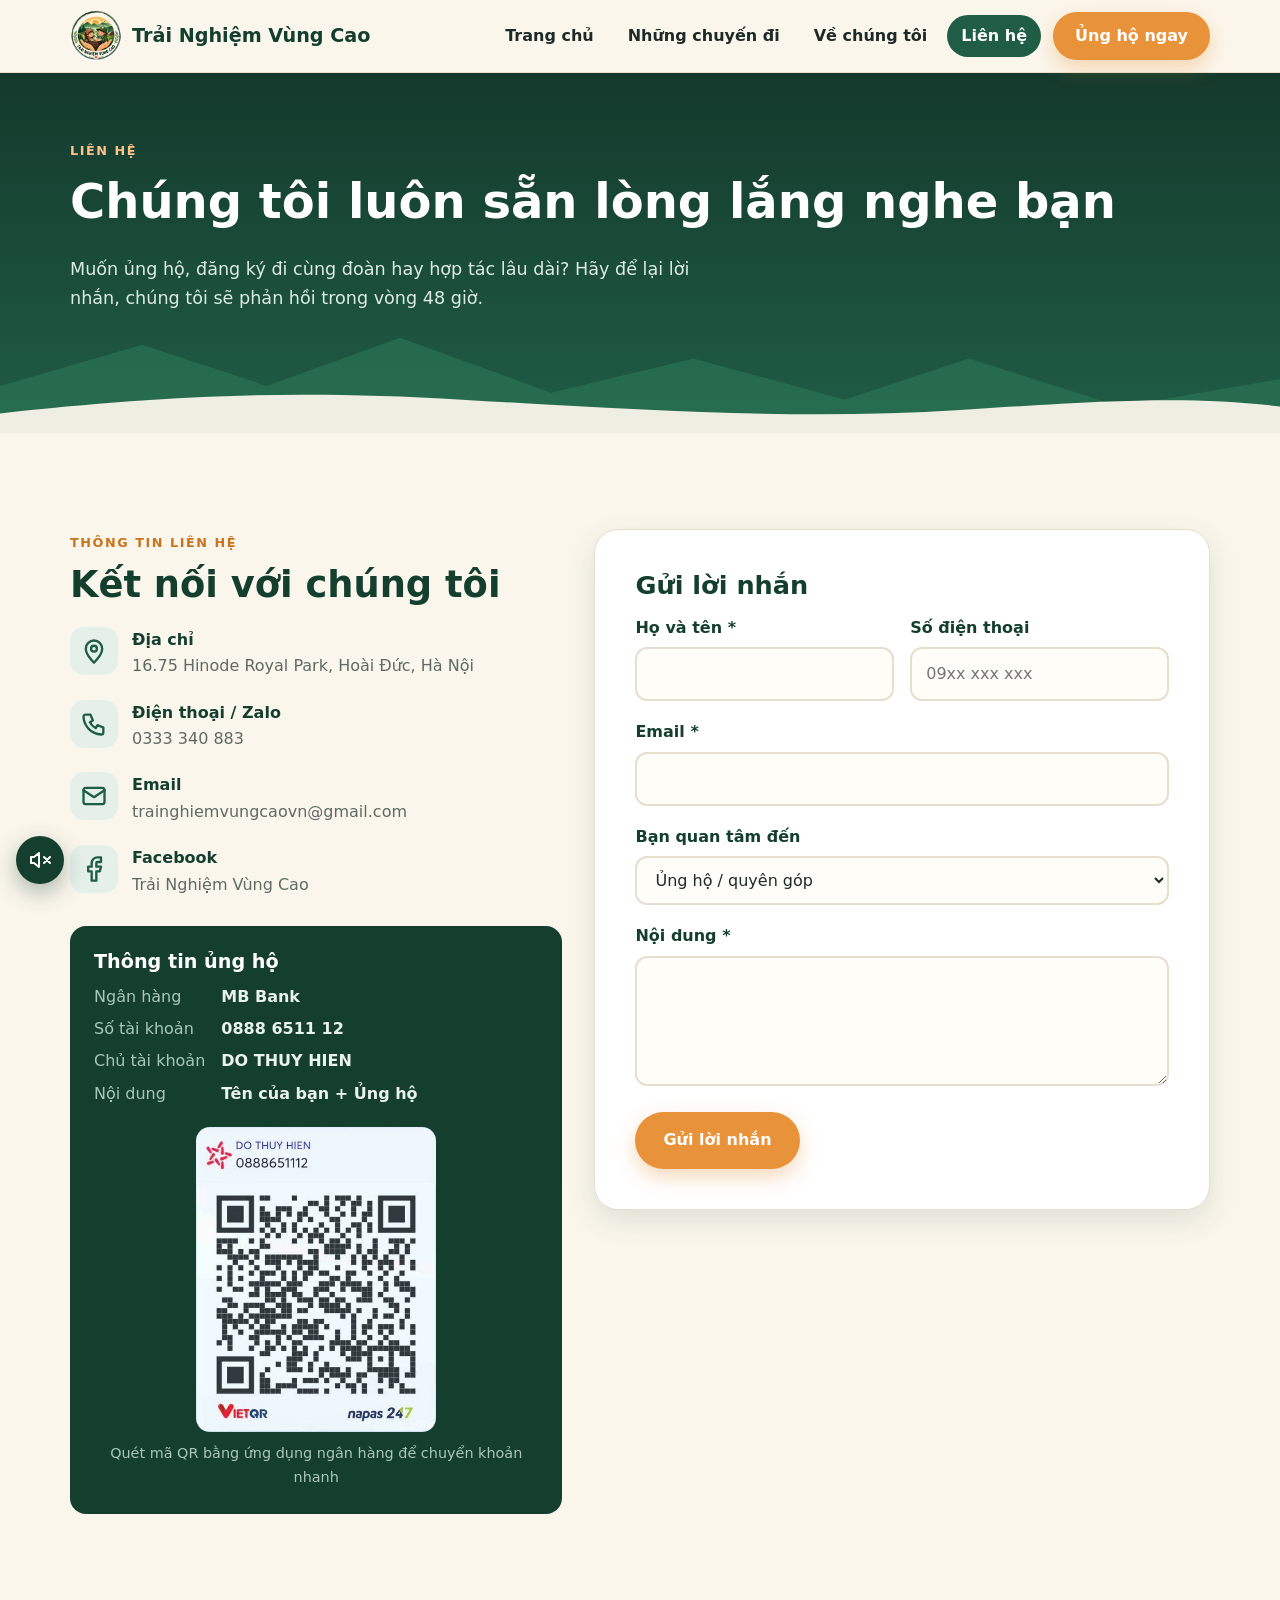
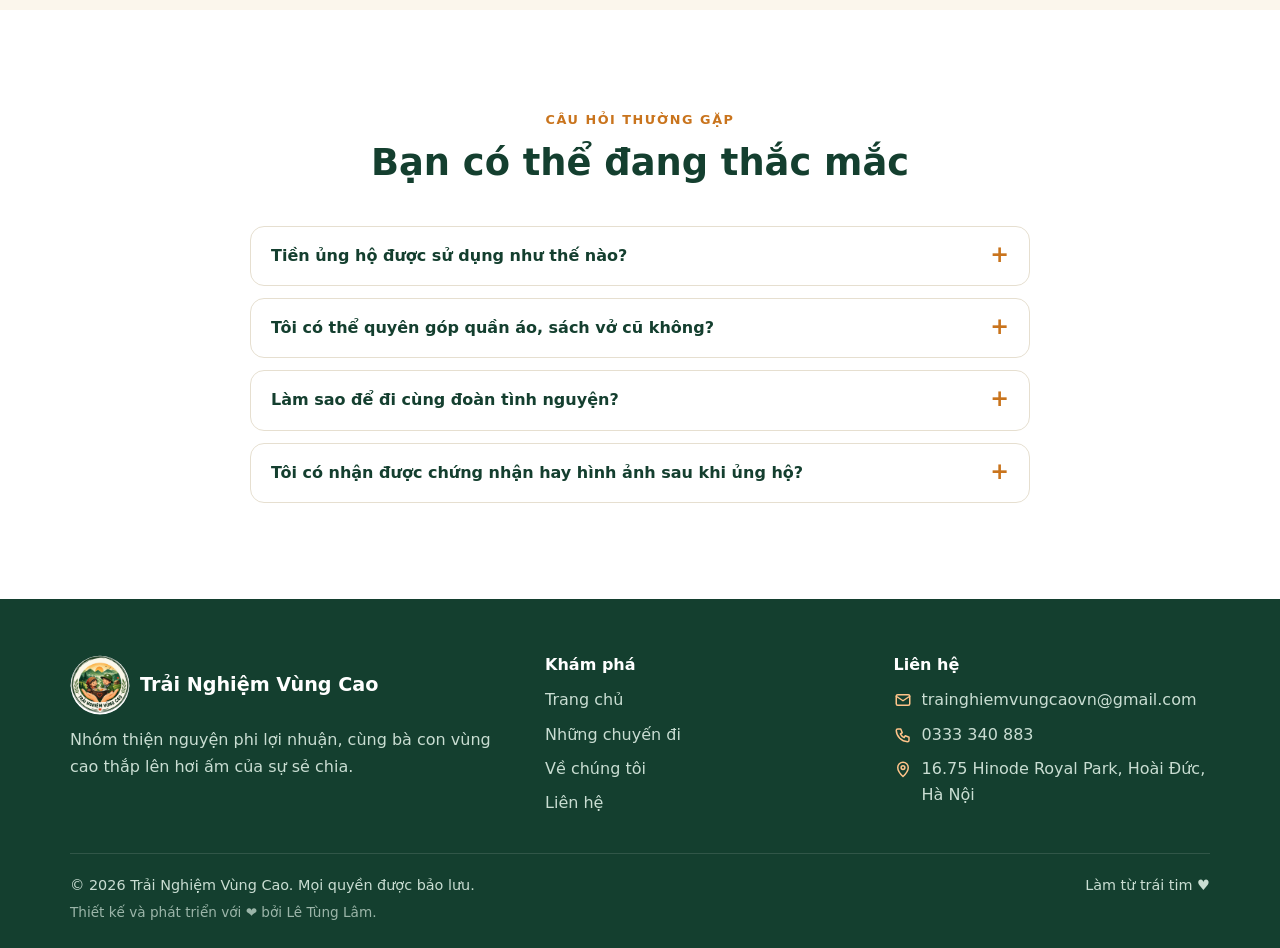
<file: contact.html>
<!DOCTYPE html>
<html lang="vi">
<head>
  <meta charset="UTF-8">
  <meta name="viewport" content="width=device-width, initial-scale=1">
  <title>Liên hệ – Trải Nghiệm Vùng Cao</title>
  <meta name="description" content="Liên hệ nhóm thiện nguyện Trải Nghiệm Vùng Cao để ủng hộ, đăng ký tình nguyện viên hoặc hợp tác.">
  <link rel="icon" type="image/jpeg" href="image/logo/1794140038859_7087115050327952533_g6362292188111464324_2d3cc2e5153b5b42fe2e75b8a5b62109.jpg">
  <link rel="stylesheet" href="assets/css/style.css">
</head>
<body>
  <a class="skip-link" href="#main">Bỏ qua điều hướng</a>

  <header class="site-header">
    <div class="container nav">
      <a class="brand" href="index.html" aria-label="Trải Nghiệm Vùng Cao - Trang chủ">
        <img class="brand-logo" src="image/logo/1794140038859_7087115050327952533_g6362292188111464324_2d3cc2e5153b5b42fe2e75b8a5b62109.jpg" alt="" width="52" height="52">
        Trải Nghiệm Vùng Cao
      </a>
      <button class="nav-toggle" aria-expanded="false" aria-controls="menu" aria-label="Mở menu"><span></span></button>
      <ul class="nav-links" id="menu">
        <li><a href="index.html">Trang chủ</a></li>
        <li><a href="trips.html">Những chuyến đi</a></li>
        <li><a href="about.html">Về chúng tôi</a></li>
        <li><a href="contact.html" aria-current="page">Liên hệ</a></li>
        <li><a class="btn btn--primary" href="contact.html#ung-ho">Ủng hộ ngay</a></li>
      </ul>
    </div>
  </header>

  <main id="main">
    <section class="page-hero">
      <div class="container">
        <span class="eyebrow" style="color:#ffc48a">Liên hệ</span>
        <h1>Chúng tôi luôn sẵn lòng lắng nghe bạn</h1>
        <p>Muốn ủng hộ, đăng ký đi cùng đoàn hay hợp tác lâu dài? Hãy để lại lời nhắn, chúng tôi sẽ phản hồi trong vòng 48 giờ.</p>
      </div>
      <svg class="hero-mountains" viewBox="0 0 1440 160" preserveAspectRatio="none" aria-hidden="true" style="height:110px">
        <path fill="#2e7a58" opacity=".6" d="M0 90 160 30l140 60 150-70 170 80 160-50 170 60 140-60 170 70 180-40v120H0z"/>
        <path fill="#fbf6ec" d="M0 130c180-25 320-35 520-20s380 30 560 15 260-20 360-5v40H0z"/>
      </svg>
    </section>

    <section class="section">
      <div class="container contact-grid">
        <!-- Thông tin -->
        <div class="reveal">
          <span class="eyebrow">Thông tin liên hệ</span>
          <h2>Kết nối với chúng tôi</h2>
          <ul class="info-list">
            <li>
              <div class="icon-badge"><svg viewBox="0 0 24 24" fill="none" stroke="currentColor" stroke-width="2" stroke-linecap="round" stroke-linejoin="round" aria-hidden="true"><path d="M12 22s7-6.5 7-12a7 7 0 0 0-14 0c0 5.5 7 12 7 12z"/><circle cx="12" cy="10" r="2.5"/></svg></div>
              <div><strong>Địa chỉ</strong><a href="https://maps.app.goo.gl/CJ9iEhWhTzTRscjK6" target="_blank" rel="noopener noreferrer">16.75 Hinode Royal Park, Hoài Đức, Hà Nội</a></div>
            </li>
            <li>
              <div class="icon-badge"><svg viewBox="0 0 24 24" fill="none" stroke="currentColor" stroke-width="2" stroke-linecap="round" stroke-linejoin="round" aria-hidden="true"><path d="M5 4h4l2 5-2.5 1.5a11 11 0 0 0 5 5L15 13l5 2v4a2 2 0 0 1-2 2A16 16 0 0 1 3 6a2 2 0 0 1 2-2z"/></svg></div>
              <div><strong>Điện thoại / Zalo</strong><a href="tel:0333340883">0333 340 883</a></div>
            </li>
            <li>
              <div class="icon-badge"><svg viewBox="0 0 24 24" fill="none" stroke="currentColor" stroke-width="2" stroke-linecap="round" stroke-linejoin="round" aria-hidden="true"><rect x="3" y="5" width="18" height="14" rx="2"/><path d="m3 7 9 6 9-6"/></svg></div>
              <div><strong>Email</strong><a href="mailto:trainghiemvungcaovn@gmail.com">trainghiemvungcaovn@gmail.com</a></div>
            </li>
            <li>
              <div class="icon-badge"><svg viewBox="0 0 24 24" fill="none" stroke="currentColor" stroke-width="2" stroke-linecap="round" stroke-linejoin="round" aria-hidden="true"><path d="M18 2h-3a5 5 0 0 0-5 5v3H7v4h3v8h4v-8h3l1-4h-4V7a1 1 0 0 1 1-1h3z"/></svg></div>
              <div><strong>Facebook</strong><a href="https://www.facebook.com/Trainghiemvungcao.vn" target="_blank" rel="noopener noreferrer">Trải Nghiệm Vùng Cao</a></div>
            </li>
          </ul>

          <div class="bank" id="ung-ho">
            <h3>Thông tin ủng hộ</h3>
            <p id="chosen-amount" hidden style="color:#ffc48a;font-weight:600"></p>
            <dl>
              <dt>Ngân hàng</dt><dd>MB Bank</dd>
              <dt>Số tài khoản</dt><dd>0888 6511 12</dd>
              <dt>Chủ tài khoản</dt><dd>DO THUY HIEN</dd>
              <dt>Nội dung</dt><dd>Tên của bạn + Ủng hộ</dd>
            </dl>
            <figure class="bank-qr">
              <img src="image/qr/qr-ung-ho.jpg" width="434" height="552" loading="lazy" alt="Mã QR chuyển khoản MB Bank, tài khoản 0888651112 - DO THUY HIEN">
              <figcaption>Quét mã QR bằng ứng dụng ngân hàng để chuyển khoản nhanh</figcaption>
            </figure>
          </div>
        </div>

        <!-- Form -->
        <div class="form-card reveal">
          <h2 style="font-size:1.6rem">Gửi lời nhắn</h2>
          <div class="form-success" id="form-success" role="status" tabindex="-1">
            Cảm ơn bạn! Chúng tôi đã nhận được lời nhắn và sẽ phản hồi sớm nhất.
          </div>
          <div class="form-error" id="form-error" role="alert" tabindex="-1" hidden>
            Rất tiếc, lời nhắn chưa gửi được. Bạn vui lòng thử lại sau hoặc liên hệ trực tiếp qua điện thoại / Zalo nhé.
          </div>
          <form id="contact-form" novalidate>
            <div class="form-row">
              <div class="field">
                <label for="name">Họ và tên *</label>
                <input id="name" name="name" type="text" autocomplete="name" required>
                <div class="error-msg" role="alert"></div>
              </div>
              <div class="field">
                <label for="phone">Số điện thoại</label>
                <input id="phone" name="phone" type="tel" autocomplete="tel" placeholder="09xx xxx xxx">
                <div class="error-msg" role="alert"></div>
              </div>
            </div>
            <div class="field">
              <label for="email">Email *</label>
              <input id="email" name="email" type="email" autocomplete="email" required>
              <div class="error-msg" role="alert"></div>
            </div>
            <div class="field">
              <label for="topic">Bạn quan tâm đến</label>
              <select id="topic" name="topic">
                <option>Ủng hộ / quyên góp</option>
                <option>Đăng ký tình nguyện viên</option>
                <option>Hợp tác doanh nghiệp / tổ chức</option>
                <option>Góp ý cho chương trình</option>
                <option>Khác</option>
              </select>
              <div class="error-msg" role="alert"></div>
            </div>
            <div class="field">
              <label for="message">Nội dung *</label>
              <textarea id="message" name="message" required></textarea>
              <div class="error-msg" role="alert"></div>
            </div>
            <input type="checkbox" name="botcheck" tabindex="-1" autocomplete="off" aria-hidden="true" style="display:none">
            <button class="btn btn--primary" type="submit">Gửi lời nhắn</button>
          </form>
        </div>
      </div>
    </section>

    <!-- FAQ -->
    <section class="section section--white">
      <div class="container">
        <div class="section-head center reveal">
          <span class="eyebrow">Câu hỏi thường gặp</span>
          <h2>Bạn có thể đang thắc mắc</h2>
        </div>
        <div class="faq reveal">
          <details>
            <summary>Tiền ủng hộ được sử dụng như thế nào?</summary>
            <p>Toàn bộ khoản ủng hộ dành cho vật phẩm và công trình đã công bố trong từng chiến dịch. Chi phí vận hành do các thành viên tự đóng góp. Sao kê được cập nhật sau mỗi chuyến đi.</p>
          </details>
          <details>
            <summary>Tôi có thể quyên góp quần áo, sách vở cũ không?</summary>
            <p>Có. Chúng tôi nhận quần áo ấm còn tốt, sách vở và đồ dùng học tập. Vui lòng liên hệ trước để được hướng dẫn địa điểm và thời gian tiếp nhận.</p>
          </details>
          <details>
            <summary>Làm sao để đi cùng đoàn tình nguyện?</summary>
            <p>Hãy điền form phía trên và chọn “Đăng ký tình nguyện viên”. Chúng tôi sẽ gửi lịch trình, chi phí di chuyển và những điều cần chuẩn bị cho bạn.</p>
          </details>
          <details>
            <summary>Tôi có nhận được chứng nhận hay hình ảnh sau khi ủng hộ?</summary>
            <p>Chúng tôi gửi báo cáo kèm hình ảnh đến email của bạn sau khi chiến dịch kết thúc. Nếu cần xác nhận đóng góp, hãy nhắn cho chúng tôi.</p>
          </details>
        </div>
      </div>
    </section>
  </main>

  <footer class="site-footer">
    <div class="container">
      <div class="footer-grid">
        <div>
          <a class="brand" href="index.html">
            <img class="brand-logo" src="image/logo/1794140038859_7087115050327952533_g6362292188111464324_2d3cc2e5153b5b42fe2e75b8a5b62109.jpg" alt="" width="52" height="52">
            Trải Nghiệm Vùng Cao
          </a>
          <p>Nhóm thiện nguyện phi lợi nhuận, cùng bà con vùng cao thắp lên hơi ấm của sự sẻ chia.</p>
        </div>
        <div>
          <h4>Khám phá</h4>
          <ul>
            <li><a href="index.html">Trang chủ</a></li>
            <li><a href="trips.html">Những chuyến đi</a></li>
            <li><a href="about.html">Về chúng tôi</a></li>
            <li><a href="contact.html">Liên hệ</a></li>
          </ul>
        </div>
        <div>
          <h4>Liên hệ</h4>
          <ul class="footer-contact">
            <li><svg viewBox="0 0 24 24" fill="none" stroke="currentColor" stroke-width="2" stroke-linecap="round" stroke-linejoin="round" aria-hidden="true"><rect x="3" y="5" width="18" height="14" rx="2"/><path d="m3 7 9 6 9-6"/></svg><a href="mailto:trainghiemvungcaovn@gmail.com">trainghiemvungcaovn@gmail.com</a></li>
            <li><svg viewBox="0 0 24 24" fill="none" stroke="currentColor" stroke-width="2" stroke-linecap="round" stroke-linejoin="round" aria-hidden="true"><path d="M5 4h4l2 5-2.5 1.5a11 11 0 0 0 5 5L15 13l5 2v4a2 2 0 0 1-2 2A16 16 0 0 1 3 6a2 2 0 0 1 2-2z"/></svg><a href="tel:0333340883">0333 340 883</a></li>
            <li><svg viewBox="0 0 24 24" fill="none" stroke="currentColor" stroke-width="2" stroke-linecap="round" stroke-linejoin="round" aria-hidden="true"><path d="M12 22s7-6.5 7-12a7 7 0 0 0-14 0c0 5.5 7 12 7 12z"/><circle cx="12" cy="10" r="2.5"/></svg><a href="https://maps.app.goo.gl/CJ9iEhWhTzTRscjK6" target="_blank" rel="noopener noreferrer">16.75 Hinode Royal Park, Hoài Đức, Hà Nội</a></li>
          </ul>
        </div>
      </div>
      <div class="footer-bottom">
        <div class="footer-copy">
          <span>© <span id="year">2026</span> Trải Nghiệm Vùng Cao. Mọi quyền được bảo lưu.</span>
          <span class="footer-credit">Thiết kế và phát triển với ❤️ bởi Lê Tùng Lâm.</span>
        </div>
        <span>Làm từ trái tim ♥</span>
      </div>
    </div>
  </footer>

  <script src="assets/js/main.js"></script>
  <script src="assets/js/music.js"></script>
</body>
</html>
</file>
<file: assets/css/style.css>
/* ==========================================================
   Trải Nghiệm Vùng Cao - stylesheet dùng chung cho cả 3 trang
   ========================================================== */

:root {
  --green: #1f5d46;
  --green-dark: #143f2f;
  --green-soft: #e4f0e9;
  --amber: #e8923a;
  --amber-dark: #c9741d;
  --cream: #fbf6ec;
  --ink: #1d2b26;
  --muted: #5d6b64;
  --line: #e6dfd0;
  --white: #ffffff;
  --radius: 16px;
  --shadow: 0 10px 30px rgba(20, 63, 47, 0.12);
  --maxw: 1140px;
}

*,
*::before,
*::after { box-sizing: border-box; }

html { scroll-behavior: smooth; }

body {
  margin: 0;
  font-family: "Segoe UI", system-ui, -apple-system, Roboto, "Helvetica Neue", Arial, sans-serif;
  color: var(--ink);
  background: var(--cream);
  line-height: 1.65;
  -webkit-font-smoothing: antialiased;
}

img, svg { max-width: 100%; display: block; }
a { color: var(--green); text-decoration: none; }
a:hover { color: var(--amber-dark); }

h1, h2, h3, h4 { line-height: 1.25; margin: 0 0 .5em; color: var(--green-dark); }
h1 { font-size: clamp(2rem, 5vw, 3.4rem); }
h2 { font-size: clamp(1.6rem, 3.4vw, 2.3rem); }
h3 { font-size: 1.2rem; }
p { margin: 0 0 1em; }

.container { width: min(100% - 32px, var(--maxw)); margin-inline: auto; }
.section { padding: clamp(56px, 8vw, 96px) 0; }
.section--white { background: var(--white); }
.section--green { background: var(--green-dark); color: #e9f2ed; }
.section--green h2, .section--green h3 { color: #fff; }

.eyebrow {
  display: inline-block;
  font-size: .8rem;
  font-weight: 700;
  letter-spacing: .12em;
  text-transform: uppercase;
  color: var(--amber-dark);
  margin-bottom: .6rem;
}
.section--green .eyebrow { color: #f4b574; }

.section-head { max-width: 680px; margin-bottom: 40px; }
.section-head.center { margin-inline: auto; text-align: center; }
.lead { font-size: 1.15rem; color: var(--muted); }

.skip-link {
  position: absolute; left: -999px; top: 8px;
  background: var(--green-dark); color: #fff; padding: 8px 14px; border-radius: 8px; z-index: 200;
}
.skip-link:focus { left: 8px; color: #fff; }

:focus-visible { outline: 3px solid var(--amber); outline-offset: 3px; border-radius: 4px; }

/* ---------- Buttons ---------- */
.btn {
  display: inline-flex; align-items: center; justify-content: center; gap: 8px;
  padding: 13px 26px;
  border-radius: 999px;
  border: 2px solid transparent;
  font: inherit; font-weight: 700; cursor: pointer;
  transition: transform .15s ease, background .2s ease, color .2s ease, box-shadow .2s ease;
}
.btn:hover { transform: translateY(-2px); }
.btn--primary { background: var(--amber); color: #fff; box-shadow: 0 8px 20px rgba(232, 146, 58, .35); }
.btn--primary:hover { background: var(--amber-dark); color: #fff; }
.btn--ghost { border-color: rgba(255,255,255,.7); color: #fff; }
.btn--ghost:hover { background: #fff; color: var(--green-dark); }
.btn--outline { border-color: var(--green); color: var(--green); }
.btn--outline:hover { background: var(--green); color: #fff; }

/* ---------- Header ---------- */
.site-header {
  position: sticky; top: 0; z-index: 100;
  background: rgba(251, 246, 236, .94);
  backdrop-filter: blur(8px);
  border-bottom: 1px solid var(--line);
}
.nav { display: flex; align-items: center; justify-content: space-between; min-height: 72px; gap: 16px; }
.brand { display: flex; align-items: center; gap: 10px; font-weight: 800; font-size: 1.2rem; color: var(--green-dark); }
.brand:hover { color: var(--green-dark); }
/* Logo tròn: cắt vừa vòng tròn để ẩn nền đen ở bốn góc ảnh */
.brand-logo { width: 52px; height: 52px; border-radius: 50%; clip-path: circle(49%); object-fit: cover; flex: none; }
.site-footer .brand-logo { width: 60px; height: 60px; }
.nav-links { display: flex; align-items: center; gap: 6px; list-style: none; margin: 0; padding: 0; }
.nav-links a { display: block; padding: 8px 14px; border-radius: 999px; font-weight: 600; color: var(--ink); }
.nav-links a:hover { background: var(--green-soft); color: var(--green-dark); }
.nav-links a[aria-current="page"] { background: var(--green); color: #fff; }
.nav-links .btn { padding: 9px 20px; margin-left: 6px; color: #fff; }
.nav-links .btn:hover { background: var(--amber-dark); color: #fff; }

.nav-toggle {
  display: none; background: none; border: 0; padding: 8px; cursor: pointer; border-radius: 8px;
}
.nav-toggle span, .nav-toggle span::before, .nav-toggle span::after {
  display: block; width: 24px; height: 2px; background: var(--green-dark); position: relative; transition: .2s;
}
.nav-toggle span::before, .nav-toggle span::after { content: ""; position: absolute; left: 0; }
.nav-toggle span::before { top: -7px; }
.nav-toggle span::after { top: 7px; }
.nav-toggle[aria-expanded="true"] span { background: transparent; }
.nav-toggle[aria-expanded="true"] span::before { top: 0; transform: rotate(45deg); }
.nav-toggle[aria-expanded="true"] span::after { top: 0; transform: rotate(-45deg); }

@media (max-width: 820px) {
  .nav-toggle { display: block; }
  .nav-links {
    position: absolute; left: 0; right: 0; top: 72px;
    flex-direction: column; align-items: stretch; gap: 4px;
    background: var(--cream); padding: 14px 16px 20px;
    border-bottom: 1px solid var(--line);
    display: none;
  }
  .nav-links.open { display: flex; }
  .nav-links .btn { margin: 6px 0 0; }
}

/* ---------- Hero ---------- */
.hero {
  position: relative; overflow: hidden; color: #fff;
  background: linear-gradient(180deg, #14392c 0%, #1f5d46 55%, #3e8a66 100%);
  padding: clamp(64px, 10vw, 120px) 0 clamp(150px, 20vw, 240px);
}
.hero h1 { color: #fff; max-width: 14ch; }
.hero h1 em { font-style: normal; color: #ffc48a; }
.hero p { font-size: 1.2rem; max-width: 52ch; color: #e3efe8; }
.hero-actions { display: flex; flex-wrap: wrap; gap: 14px; margin-top: 28px; }
.hero-sun {
  position: absolute; right: 12%; top: 60px; width: 150px; height: 150px; border-radius: 50%;
  background: radial-gradient(circle, #ffd9a8 0%, #f6a95a 60%, rgba(246,169,90,0) 72%);
  opacity: .9;
}
.hero-mountains { position: absolute; left: 0; right: 0; bottom: -1px; width: 100%; height: auto; }
.hero .container { position: relative; z-index: 2; }

.page-hero {
  position: relative; overflow: hidden; color: #fff;
  background: linear-gradient(180deg, #14392c 0%, #1f5d46 100%);
  padding: 64px 0 120px;
}
.page-hero h1 { color: #fff; font-size: clamp(2rem, 4.5vw, 3rem); }
.page-hero p { color: #dcebe3; max-width: 56ch; font-size: 1.1rem; margin: 0; }
.page-hero .hero-mountains { opacity: .95; }
.page-hero .container { position: relative; z-index: 2; }

/* ---------- Stats ---------- */
.stats {
  margin-top: -64px; position: relative; z-index: 5;
}
.stats-grid {
  display: grid; grid-template-columns: repeat(4, 1fr); gap: 0;
  background: var(--white); border-radius: var(--radius); box-shadow: var(--shadow); overflow: hidden;
}
.stat { padding: 28px 20px; text-align: center; border-right: 1px solid var(--line); }
.stat:last-child { border-right: 0; }
.stat strong { display: block; font-size: clamp(1.8rem, 4vw, 2.6rem); color: var(--green); line-height: 1.1; }
.stat span { color: var(--muted); font-size: .95rem; }
@media (max-width: 720px) {
  .stats-grid { grid-template-columns: repeat(2, 1fr); }
  .stat:nth-child(2) { border-right: 0; }
  .stat:nth-child(-n+2) { border-bottom: 1px solid var(--line); }
}

/* ---------- Cards ---------- */
.grid { display: grid; gap: 24px; }
.grid-3 { grid-template-columns: repeat(3, 1fr); }
.grid-2 { grid-template-columns: repeat(2, 1fr); }
.grid-4 { grid-template-columns: repeat(4, 1fr); }
@media (max-width: 960px) { .grid-3, .grid-4 { grid-template-columns: repeat(2, 1fr); } }
@media (max-width: 640px) { .grid-3, .grid-2, .grid-4 { grid-template-columns: 1fr; } }

.card {
  background: var(--white); border: 1px solid var(--line); border-radius: var(--radius);
  padding: 28px; transition: transform .2s ease, box-shadow .2s ease;
}
.card:hover { transform: translateY(-4px); box-shadow: var(--shadow); }
.icon-badge {
  width: 56px; height: 56px; border-radius: 16px; display: grid; place-items: center;
  background: var(--green-soft); color: var(--green); margin-bottom: 18px;
}
.icon-badge svg { width: 28px; height: 28px; }
.card p { color: var(--muted); margin-bottom: 0; }

/* ---------- Campaign ---------- */
#chien-dich .container { --maxw: 1280px; }
.campaign {
  display: grid; grid-template-columns: 1.3fr 1fr; gap: 0; align-items: center;
  background: var(--white); border-radius: 24px; overflow: hidden; box-shadow: var(--shadow);
}
.campaign-visual { aspect-ratio: 16 / 9; }
.campaign-visual img { display: block; width: 100%; height: 100%; object-fit: cover; }
.campaign-body { padding: clamp(20px, 2.6vw, 32px); }
.campaign-body h2 { font-size: clamp(1.3rem, 2.2vw, 1.6rem); }
.campaign-body p { font-size: .95rem; }
.campaign-body .progress { margin: 12px 0 6px; }
.campaign-body .progress-meta { font-size: .88rem; }
.campaign-body .amounts { gap: 8px; margin: 14px 0 12px; }
.campaign-body .amount { padding: 7px 14px; font-size: .9rem; }
.tag {
  display: inline-block; background: var(--green-soft); color: var(--green-dark);
  font-size: .8rem; font-weight: 700; padding: 4px 12px; border-radius: 999px; margin-bottom: 14px;
}
.progress { height: 12px; border-radius: 999px; background: #efe8d8; overflow: hidden; margin: 18px 0 8px; }
.progress > span {
  display: block; height: 100%; width: 0; border-radius: inherit;
  background: linear-gradient(90deg, var(--amber), var(--green));
  transition: width 1.4s ease;
}
.progress-meta { display: flex; justify-content: space-between; font-size: .95rem; color: var(--muted); }
.progress-meta strong { color: var(--green-dark); }

.amounts { display: flex; flex-wrap: wrap; gap: 10px; margin: 22px 0 18px; }
.amount {
  padding: 10px 18px; border-radius: 999px; border: 2px solid var(--line); background: #fff;
  font: inherit; font-weight: 700; cursor: pointer; color: var(--green-dark); transition: .15s;
}
.amount:hover { border-color: var(--green); }
.amount[aria-pressed="true"] { background: var(--green); border-color: var(--green); color: #fff; }
.donate-note { font-size: .9rem; color: var(--muted); margin: 12px 0 0; min-height: 1.4em; }

@media (max-width: 860px) {
  .campaign { grid-template-columns: 1fr; }
}

/* ---------- Steps ---------- */
.steps { counter-reset: step; display: grid; grid-template-columns: repeat(4, 1fr); gap: 24px; }
.step { position: relative; padding-top: 64px; }
.step::before {
  counter-increment: step; content: counter(step);
  position: absolute; top: 0; left: 0; width: 48px; height: 48px; border-radius: 50%;
  display: grid; place-items: center; font-weight: 800; font-size: 1.2rem;
  background: var(--amber); color: #fff;
}
.step p { color: #c9ddd2; margin: 0; }
@media (max-width: 960px) { .steps { grid-template-columns: repeat(2, 1fr); } }
@media (max-width: 560px) { .steps { grid-template-columns: 1fr; } }

/* ---------- Quote ---------- */
.quote {
  background: var(--green-soft); border-radius: var(--radius); padding: 28px; position: relative;
  display: flex; flex-direction: column;
}
.quote::before {
  content: "“"; position: absolute; top: 4px; left: 18px; font-size: 4rem; line-height: 1;
  color: var(--amber); font-family: Georgia, serif;
}
.quote p { padding-top: 26px; font-size: 1.05rem; }
.quote footer { margin-top: auto; font-weight: 700; color: var(--green-dark); }
.quote footer span { display: block; font-weight: 400; color: var(--muted); font-size: .9rem; }

/* ---------- CTA band ---------- */
.cta-band {
  background: linear-gradient(120deg, var(--amber) 0%, #f2a95c 100%);
  color: #fff; border-radius: 24px; padding: clamp(32px, 5vw, 56px);
  display: flex; flex-wrap: wrap; gap: 24px; align-items: center; justify-content: space-between;
}
.cta-band h2 { color: #fff; margin: 0 0 6px; }
.cta-band p { margin: 0; max-width: 52ch; }
.cta-band .btn { background: #fff; color: var(--amber-dark); }
.cta-band .btn:hover { background: var(--green-dark); color: #fff; }

/* ---------- About ---------- */
.split { display: grid; grid-template-columns: 1fr 1fr; gap: clamp(28px, 5vw, 64px); align-items: center; }
@media (max-width: 860px) { .split { grid-template-columns: 1fr; } }
.illustration {
  border-radius: 24px; overflow: hidden; aspect-ratio: 4 / 3;
  background: linear-gradient(180deg, #ffe2bd 0%, #f4b574 55%, #2e7a58 100%);
  position: relative; box-shadow: var(--shadow);
}
.illustration svg { position: absolute; inset: 0; width: 100%; height: 100%; }
.press-card { display: flex; flex-direction: column; }
.press-source { font-size: .8rem; font-weight: 800; letter-spacing: .08em; text-transform: uppercase; color: var(--amber-dark); }
.press-date { font-size: .9rem; color: var(--muted); margin: 2px 0 12px; }
.press-card h3 { margin-bottom: 16px; }
.press-link { margin-top: auto; font-weight: 700; color: var(--green); }
.press-link:hover { color: var(--green-dark); }
.illustration--photo { aspect-ratio: 3 / 2; background: var(--cream); }
.illustration--photo img { position: absolute; inset: 0; width: 100%; height: 100%; object-fit: cover; }

.timeline { list-style: none; margin: 0; padding: 0 0 0 28px; border-left: 3px solid var(--green-soft); }
.timeline li { position: relative; padding: 0 0 32px 24px; }
.timeline li::before {
  content: ""; position: absolute; left: -38px; top: 4px; width: 18px; height: 18px; border-radius: 50%;
  background: var(--amber); border: 4px solid var(--cream);
}
.timeline time { font-weight: 800; color: var(--amber-dark); }
.timeline h3 { margin: 2px 0 4px; }
.timeline p { margin: 0; color: var(--muted); }

.team-card { text-align: center; }
.avatar {
  width: 96px; height: 96px; border-radius: 50%; margin: 0 auto 16px; display: grid; place-items: center;
  font-size: 2rem; font-weight: 800; color: #fff;
}
.team-card .role { color: var(--amber-dark); font-weight: 700; font-size: .9rem; margin-bottom: 8px; }

.pill-list { display: flex; flex-wrap: wrap; gap: 10px; list-style: none; padding: 0; margin: 20px 0 0; }
.pill-list li { background: var(--green-soft); color: var(--green-dark); padding: 6px 14px; border-radius: 999px; font-weight: 600; font-size: .92rem; }

/* ---------- Contact ---------- */
.contact-grid { display: grid; grid-template-columns: 1fr 1.25fr; gap: 32px; align-items: start; }
@media (max-width: 860px) { .contact-grid { grid-template-columns: 1fr; } }

.info-list { list-style: none; padding: 0; margin: 0; display: grid; gap: 20px; }
.info-list li { display: flex; gap: 14px; }
.info-list .icon-badge { margin: 0; flex: none; width: 48px; height: 48px; border-radius: 14px; }
.info-list strong { display: block; color: var(--green-dark); }
.info-list span, .info-list a { color: var(--muted); }

.form-card { background: var(--white); border: 1px solid var(--line); border-radius: 24px; padding: clamp(22px, 4vw, 40px); box-shadow: var(--shadow); }
.field { margin-bottom: 18px; }
.field label { display: block; font-weight: 700; margin-bottom: 6px; color: var(--green-dark); }
.field input, .field select, .field textarea {
  width: 100%; padding: 12px 14px; border: 2px solid var(--line); border-radius: 12px; background: #fffdf8;
  font: inherit; color: var(--ink); transition: border-color .15s, box-shadow .15s;
}
.field textarea { resize: vertical; min-height: 130px; }
.field input:focus, .field select:focus, .field textarea:focus {
  outline: none; border-color: var(--green); box-shadow: 0 0 0 4px rgba(31, 93, 70, .15);
}
.field.invalid input, .field.invalid select, .field.invalid textarea { border-color: #c0392b; }
.error-msg { display: none; color: #c0392b; font-size: .88rem; margin-top: 4px; }
.field.invalid .error-msg { display: block; }
.form-row { display: grid; grid-template-columns: 1fr 1fr; gap: 16px; }
@media (max-width: 560px) { .form-row { grid-template-columns: 1fr; } }

.form-success {
  display: none; background: var(--green-soft); border: 1px solid #b9d8c7; color: var(--green-dark);
  border-radius: 12px; padding: 16px 18px; margin-bottom: 18px; font-weight: 600;
}
.form-success.show { display: block; }

.bank { background: var(--green-dark); color: #e9f2ed; border-radius: var(--radius); padding: 24px; margin-top: 28px; }
.bank h3 { color: #fff; }
.bank dl { margin: 0; display: grid; grid-template-columns: auto 1fr; gap: 6px 16px; }
.bank dt { color: #a9c7b8; }
.bank dd { margin: 0; font-weight: 700; }
.bank-qr { margin: 20px 0 0; text-align: center; }
.bank-qr img { display: block; width: 100%; max-width: 240px; height: auto; margin-inline: auto; border-radius: 14px; background: #fff; }
.bank-qr figcaption { margin-top: 10px; font-size: .9rem; color: #a9c7b8; }

/* ---------- FAQ ---------- */
.faq { max-width: 780px; margin-inline: auto; display: grid; gap: 12px; }
.faq details { background: var(--white); border: 1px solid var(--line); border-radius: 14px; padding: 0 20px; }
.faq summary {
  cursor: pointer; font-weight: 700; padding: 16px 0; list-style: none; color: var(--green-dark);
  display: flex; justify-content: space-between; gap: 16px;
}
.faq summary::-webkit-details-marker { display: none; }
.faq summary::after { content: "+"; font-size: 1.4rem; color: var(--amber-dark); line-height: 1; }
.faq details[open] summary::after { content: "−"; }
.faq details p { color: var(--muted); padding-bottom: 16px; margin: 0; }

/* ---------- Footer ---------- */
.site-footer { background: var(--green-dark); color: #c9ddd2; padding: 56px 0 24px; }
.footer-grid { display: grid; grid-template-columns: 1.4fr 1fr 1fr; gap: 32px; }
@media (max-width: 720px) { .footer-grid { grid-template-columns: 1fr; } }
.site-footer h4 { color: #fff; margin-bottom: 12px; }
.site-footer a { color: #c9ddd2; }
.site-footer a:hover { color: #ffc48a; }
.site-footer ul { list-style: none; margin: 0; padding: 0; display: grid; gap: 8px; }
.site-footer .brand { color: #fff; margin-bottom: 12px; }
.footer-contact li { display: flex; align-items: flex-start; gap: 10px; }
.footer-contact svg { flex: none; width: 18px; height: 18px; margin-top: 4px; color: #ffc48a; }
.footer-bottom { margin-top: 36px; padding-top: 20px; border-top: 1px solid rgba(255,255,255,.12); font-size: .9rem; display: flex; flex-wrap: wrap; justify-content: space-between; gap: 8px; }
.footer-copy { display: flex; flex-direction: column; gap: 4px; }
.footer-credit { font-size: .85rem; opacity: .75; }

/* ---------- Reveal animation ---------- */
.reveal { opacity: 0; transform: translateY(22px); transition: opacity .7s ease, transform .7s ease; }
.reveal.visible { opacity: 1; transform: none; }

@media (prefers-reduced-motion: reduce) {
  html { scroll-behavior: auto; }
  .reveal { opacity: 1; transform: none; transition: none; }
  .progress > span { transition: none; }
  .btn, .card { transition: none; }
}

/* ---------- Trang Những chuyến đi ---------- */
.trip-toolbar { display: flex; flex-wrap: wrap; gap: 20px; align-items: flex-end; justify-content: space-between; margin-bottom: 32px; }
.filters { display: flex; flex-wrap: wrap; gap: 8px; }
.filter {
  padding: 8px 18px; border-radius: 999px; border: 2px solid var(--line); background: #fff;
  font: inherit; font-weight: 700; color: var(--green-dark); cursor: pointer; transition: .15s;
}
.filter:hover { border-color: var(--green); }
.filter[aria-pressed="true"] { background: var(--green); border-color: var(--green); color: #fff; }

.trip-grid { display: grid; grid-template-columns: repeat(3, 1fr); gap: 24px; }
@media (max-width: 960px) { .trip-grid { grid-template-columns: repeat(2, 1fr); } }
@media (max-width: 640px) { .trip-grid { grid-template-columns: 1fr; } }
.trip-card[hidden] { display: none; }
.trip-card {
  background: var(--white); border: 1px solid var(--line); border-radius: var(--radius);
  overflow: hidden; display: flex; flex-direction: column; transition: transform .2s ease, box-shadow .2s ease;
}
.trip-card:hover { transform: translateY(-4px); box-shadow: var(--shadow); }

/* Khung ảnh: có ảnh thì hiện ảnh, chưa có ảnh thì hiện ô màu + tên file */
.trip-photo, .gallery-item {
  position: relative; overflow: hidden;
  background:
    url("data:image/svg+xml,%3Csvg xmlns='http://www.w3.org/2000/svg' viewBox='0 0 400 300' preserveAspectRatio='none'%3E%3Cpath fill='%231d5a43' opacity='.55' d='M0 200 80 120l70 70 80-100 90 110 80-60v160H0z'/%3E%3Cpath fill='%2314392c' opacity='.8' d='M0 250c100-25 200-25 400 0v50H0z'/%3E%3C/svg%3E") center bottom / cover no-repeat,
    linear-gradient(160deg, #f6c58a 0%, #e8923a 50%, #3e8a66 100%);
}
.trip-photo { aspect-ratio: 4 / 3; }
.trip-photo img, .gallery-item img { width: 100%; height: 100%; object-fit: cover; display: block; }
.trip-photo.no-img::after, .gallery-item.no-img::after {
  content: "Thêm ảnh: " attr(data-file);
  position: absolute; left: 10px; right: 10px; bottom: 10px; text-align: center;
  background: rgba(20, 63, 47, .78); color: #fff; font-size: .78rem; padding: 4px 8px; border-radius: 8px;
}
.trip-year {
  position: absolute; top: 12px; left: 12px; background: var(--amber); color: #fff;
  font-weight: 800; font-size: .8rem; padding: 3px 12px; border-radius: 999px;
}
.trip-body { padding: 22px; display: flex; flex-direction: column; flex: 1; }
.trip-meta { font-size: .85rem; font-weight: 700; color: var(--amber-dark); margin-bottom: 6px; }
.trip-body p { color: var(--muted); }
.trip-stats {
  list-style: none; margin: auto 0 0; padding: 14px 0 0; border-top: 1px solid var(--line);
  display: flex; flex-wrap: wrap; gap: 6px 16px; font-size: .88rem; color: var(--muted);
}
.trip-stats strong { color: var(--green-dark); }
.trip-empty { text-align: center; color: var(--muted); padding: 32px 0; }

.gallery { display: grid; grid-template-columns: repeat(4, 1fr); gap: 12px; }
@media (max-width: 860px) { .gallery { grid-template-columns: repeat(2, 1fr); } }
.gallery-item { aspect-ratio: 1; border: 0; padding: 0; border-radius: 14px; cursor: zoom-in; transition: transform .2s ease; }
.gallery-item:hover { transform: scale(1.02); }
.gallery-item.no-img { cursor: default; }
.gallery-item.no-img:hover { transform: none; }

.lightbox { border: 0; padding: 0; background: transparent; max-width: min(94vw, 1000px); max-height: 92vh; overflow: visible; }
.lightbox::backdrop { background: rgba(10, 25, 19, .88); }
.lightbox img { max-width: 100%; max-height: 80vh; margin: 0 auto; border-radius: 12px; }
.lightbox p { color: #fff; text-align: center; margin: 12px 0 0; }
.lightbox-close {
  position: absolute; top: -14px; right: -6px; width: 40px; height: 40px; border-radius: 50%;
  border: 0; background: #fff; color: var(--green-dark); font-size: 1.6rem; line-height: 1; cursor: pointer; z-index: 2;
}

@media (prefers-reduced-motion: reduce) {
  .trip-card, .gallery-item { transition: none; }
}

/* ---------- Album ảnh từng chuyến đi ---------- */
button.trip-photo { display: block; width: 100%; border: 0; padding: 0; cursor: zoom-in; font: inherit; }
.trip-photo img { object-position: center 35%; transition: transform .4s ease; }
button.trip-photo:hover img { transform: scale(1.04); }
.trip-count {
  position: absolute; right: 12px; bottom: 12px; background: rgba(20, 63, 47, .82); color: #fff;
  font-size: .8rem; font-weight: 700; padding: 3px 12px; border-radius: 999px;
}
.trip-photo.no-img .trip-count { display: none; }
.trip-link { margin-top: 14px; font-weight: 700; }

.album + .album { margin-top: 56px; }
.album h3 { font-size: 1.4rem; margin-bottom: 16px; display: flex; flex-wrap: wrap; align-items: baseline; gap: 4px 14px; }
.album h3 span { font-size: .95rem; font-weight: 600; color: var(--amber-dark); }
.album-grid { display: grid; grid-template-columns: repeat(4, 1fr); gap: 12px; }
@media (max-width: 960px) { .album-grid { grid-template-columns: repeat(3, 1fr); } }
@media (max-width: 560px) { .album-grid { grid-template-columns: repeat(2, 1fr); } }
.album-item {
  aspect-ratio: 1; border: 0; padding: 0; border-radius: 14px; overflow: hidden; cursor: zoom-in; position: relative;
  background: linear-gradient(160deg, #f6c58a 0%, #e8923a 50%, #3e8a66 100%);
}
.album-item img { width: 100%; height: 100%; object-fit: cover; object-position: center 35%; display: block; transition: transform .35s ease; }
.album-item:hover img { transform: scale(1.06); }
.album-empty { color: var(--muted); background: var(--cream); border: 2px dashed var(--line); border-radius: 14px; padding: 28px; text-align: center; margin: 0; }
html { scroll-padding-top: 88px; }

.lightbox-nav {
  position: fixed; top: 50%; transform: translateY(-50%); width: 48px; height: 48px; border-radius: 50%;
  border: 0; background: rgba(255, 255, 255, .92); color: var(--green-dark); font-size: 2rem; line-height: 1;
  cursor: pointer; z-index: 3;
}
.lightbox-nav:hover { background: #fff; }
.lightbox-prev { left: 12px; }
.lightbox-next { right: 12px; }
.lightbox-close { position: fixed; top: 16px; right: 16px; }

@media (prefers-reduced-motion: reduce) {
  .trip-photo img, .album-item img { transition: none; }
}

/* Đảm bảo thuộc tính hidden luôn ẩn được phần tử (vd: ảnh chưa có file) */
[hidden] { display: none !important; }

/* Ảnh đại diện thành viên (ảnh tròn đã cắt sẵn trong image/team/avatars) */
.avatar-photo { width: 112px; height: 112px; object-fit: cover; background: var(--green); box-shadow: 0 6px 16px rgba(20, 63, 47, .18); }

/* Đội ngũ: 6 thành viên trên một hàng (màn hình lớn), tự xuống hàng trên máy nhỏ */
.team-grid { display: grid; grid-template-columns: repeat(6, 1fr); gap: 16px; }
.team-grid .card { padding: 24px 14px; }
.team-grid .avatar-photo { width: 96px; height: 96px; }
.team-grid h3 { font-size: 1.02rem; }
.team-grid .role { font-size: .82rem; }
.team-grid .card p { font-size: .88rem; line-height: 1.5; }
@media (max-width: 1000px) { .team-grid { grid-template-columns: repeat(3, 1fr); } }
@media (max-width: 560px) { .team-grid { grid-template-columns: repeat(2, 1fr); gap: 12px; } }

/* Thông báo lỗi khi gửi lời nhắn không thành công */
.form-error {
  background: #fdecea; border: 1px solid #f1b8b2; color: #8f2a20;
  border-radius: 12px; padding: 16px 18px; margin-bottom: 18px; font-weight: 600;
}
.btn:disabled { opacity: .7; cursor: wait; transform: none; }

/* ---------- Nút nhạc nền ---------- */
.music-toggle {
  position: fixed; left: 16px; bottom: 16px; z-index: 150;
  display: inline-flex; align-items: center; gap: 8px;
  width: 48px; height: 48px; justify-content: center; padding: 0; border-radius: 50%; border: 0; cursor: pointer;
  background: var(--green-dark); color: #fff; font: inherit; font-weight: 700; font-size: .9rem;
  box-shadow: 0 8px 22px rgba(20, 63, 47, .35); transition: transform .15s ease, background .2s ease;
}
.music-toggle:hover { transform: translateY(-2px); background: var(--green); }
.music-toggle svg { width: 24px; height: 24px; flex: none; }
.music-toggle .m-on { display: none; }
.music-toggle.is-playing { background: var(--amber); }
.music-toggle.is-playing:hover { background: var(--amber-dark); }
.music-toggle.is-playing .m-on { display: inline; }
.music-toggle.is-playing .m-off { display: none; }
.music-toggle.is-playing svg { animation: music-pulse 1.4s ease-in-out infinite; }
@keyframes music-pulse { 50% { transform: scale(1.12); } }
/* Player YouTube đặt ngoài màn hình, chỉ dùng để phát tiếng */
.music-player-holder { position: fixed; left: -9999px; top: 0; width: 200px; height: 200px; overflow: hidden; pointer-events: none; }
@media (prefers-reduced-motion: reduce) { .music-toggle svg { animation: none !important; } .music-toggle { transition: none; } }
</file>
